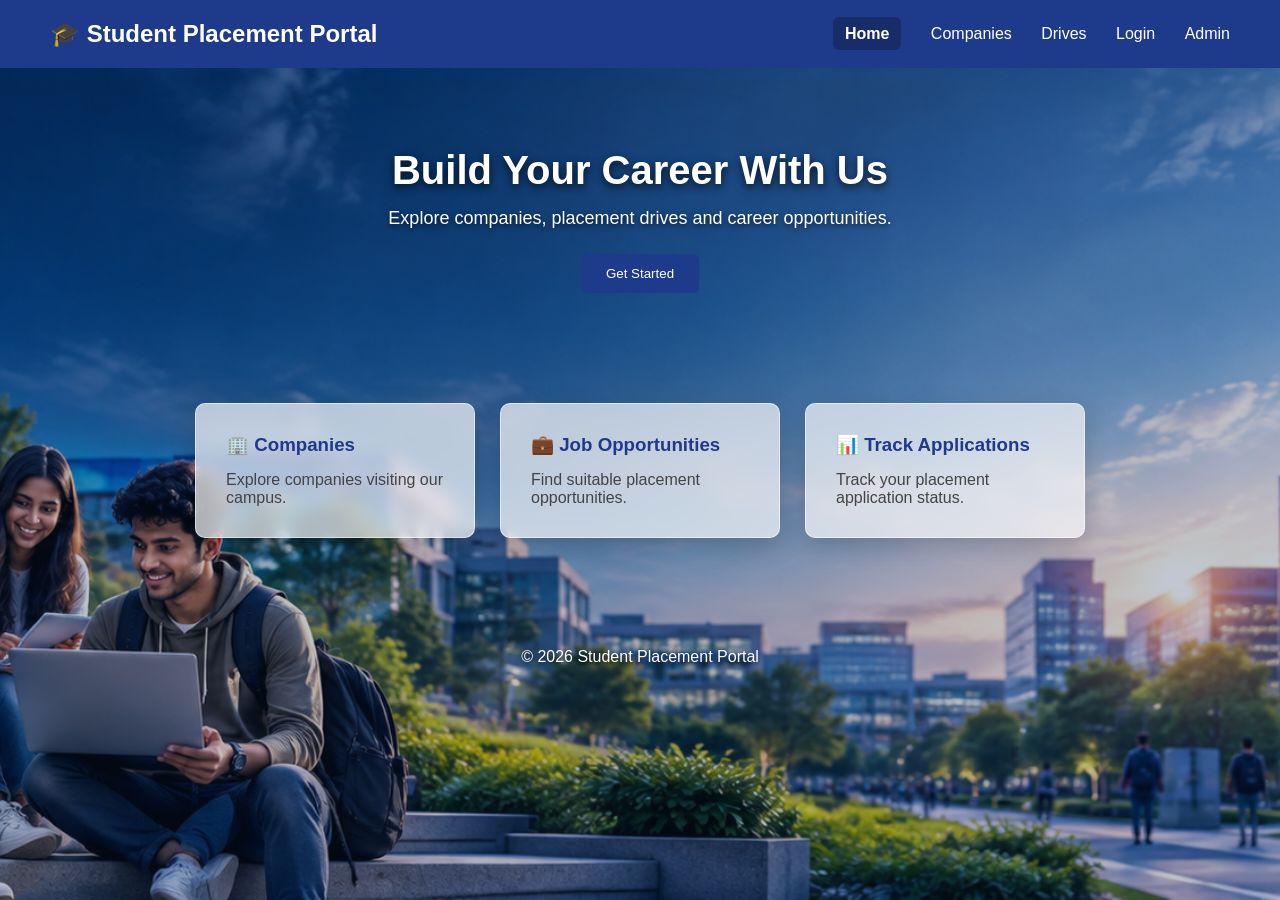
<file: index.html>
<!DOCTYPE html>
<html>
<head>
    <title>Student Placement Portal</title>
    <link rel="stylesheet" href="style.css">
</head>

<body>

<header>
    <h2>🎓 Student Placement Portal</h2>

   <nav>
    <a href="index.html" id="homeLink">Home</a>
    <a href="companies.html" id="companiesLink">Companies</a>
    <a href="drives.html" id="drivesLink">Drives</a>
    <span id="authLinks"></span>
</nav>
</header>

<section class="hero">
    <h1>Build Your Career With Us</h1>
    <p>Explore companies, placement drives and career opportunities.</p>

    <a href="login.html">
        <button>Get Started</button>
    </a>
</section>

<section class="features">

    <div class="card">
        <h3>🏢 Companies</h3>
        <p>Explore companies visiting our campus.</p>
    </div>

    <div class="card">
        <h3>💼 Job Opportunities</h3>
        <p>Find suitable placement opportunities.</p>
    </div>

    <div class="card">
        <h3>📊 Track Applications</h3>
        <p>Track your placement application status.</p>
    </div>

</section>

<footer>
    <p>© 2026 Student Placement Portal</p>
</footer>

<script>

function updateNavigation() {

    let currentPage = window.location.pathname.split("/").pop();

document.getElementById("homeLink").classList.toggle(
    "active",
    currentPage === "index.html" || currentPage === ""
);

document.getElementById("companiesLink").classList.toggle(
    "active",
    currentPage === "companies.html"
);

document.getElementById("drivesLink").classList.toggle(
    "active",
    currentPage === "drives.html"
);

    let authLinks = document.getElementById("authLinks");

    if (localStorage.getItem("loggedIn") === "true") {

        authLinks.innerHTML = `
            <a href="dashboard.html">Dashboard</a>
            <a href="applications.html">My Applications</a>
            <a href="profile.html">My Profile</a>
            <a href="#" onclick="logout()">Logout</a>
        `;

    } else if (localStorage.getItem("adminLoggedIn") === "true") {

        authLinks.innerHTML = `
            <a href="admin.html">Admin Dashboard</a>
            <a href="#" onclick="adminLogout()">Logout</a>
        `;

    } else {

        authLinks.innerHTML = `
            <a href="login.html">Login</a>
            <a href="admin-login.html">Admin</a>
        `;
    }
}

function adminLogout() {

    localStorage.removeItem("adminLoggedIn");

    alert("Admin logged out successfully.");

    window.location.href = "index.html";
}

updateNavigation();

</script>

</body>
</html>
</file>
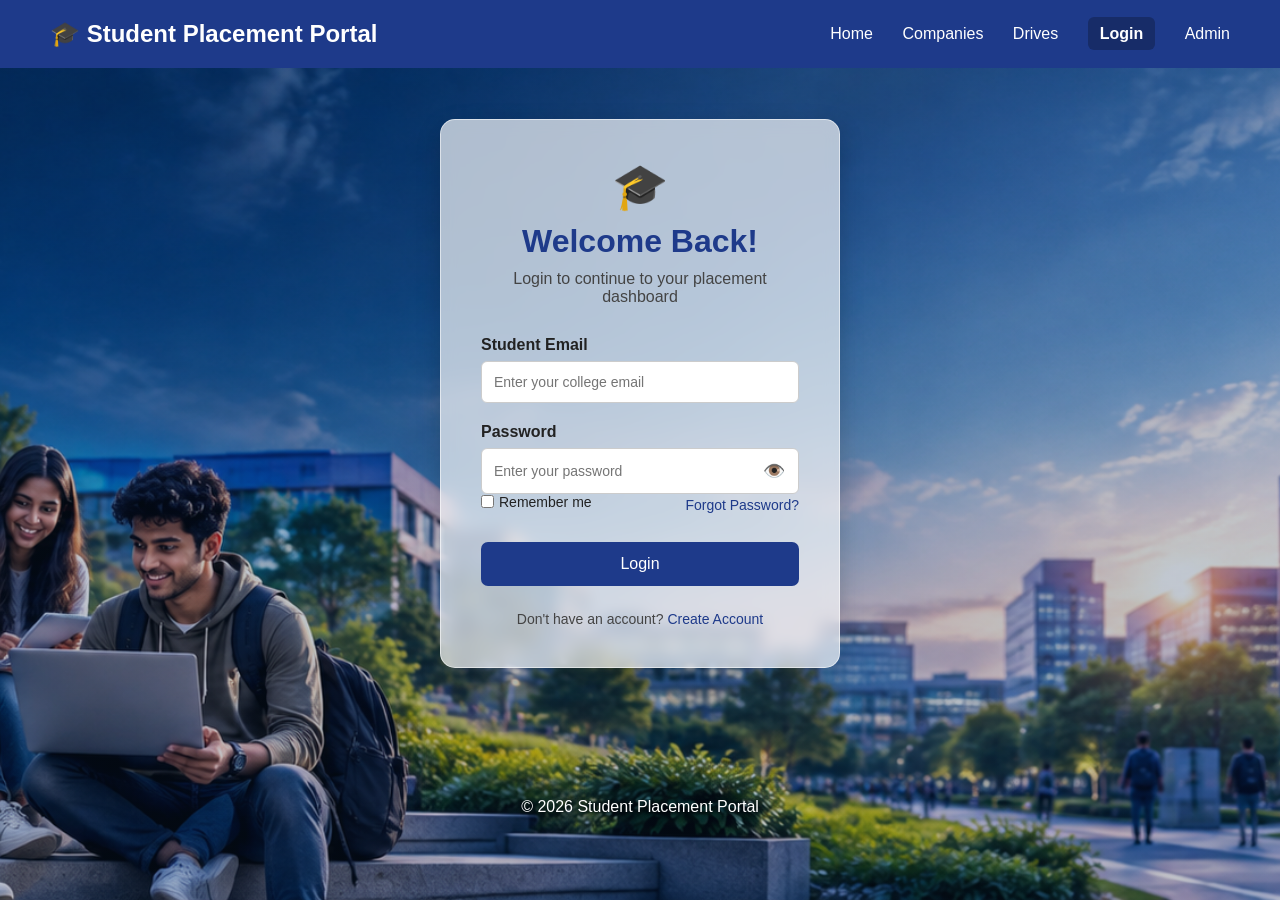
<file: accenture.html>
<!DOCTYPE html>
<html>
<head>
    <title>Accenture - Company Details</title>
    <link rel="stylesheet" href="style.css">
</head>

<body>

<header>
    <h2>🎓 Student Placement Portal</h2>

    <nav>
        <a href="index.html">Home</a>
        <a href="companies.html">Companies</a>
        <a href="drives.html">Drives</a>
        <span id="authLinks"></span>
        
    </nav>
</header>

<section class="company-details">

    <div class="company-title">
        <h1>🏢 Accenture</h1>
        <p>
            Accenture is a global professional services company
            providing technology, consulting and digital solutions.
        </p>
    </div>

    <div class="details-card">
        <h2>💼 Job Information</h2>
        <p><strong>Role:</strong> Associate Software Engineer</p>
        <p><strong>Package:</strong> ₹6 LPA</p>
        <p><strong>Location:</strong> Campus</p>
        <p><strong>Employment:</strong> Full Time</p>
    </div>

    <div class="details-card">
        <h2>🎓 Eligibility</h2>
        <ul>
            <li>Minimum CGPA: 7.0</li>
            <li>Computer Science / IT students</li>
            <li>No active backlogs</li>
            <li>Good programming fundamentals</li>
        </ul>
    </div>

    <div class="details-card">
        <h2>🛠️ Skills Required</h2>

        <div class="skill-list">
            <span>Java</span>
            <span>Python</span>
            <span>SQL</span>
            <span>HTML</span>
            <span>Problem Solving</span>
        </div>
    </div>

    <div class="details-card">
        <h2>📋 Selection Process</h2>

        <ol>
            <li>Online Assessment</li>
            <li>Technical Interview</li>
            <li>HR Interview</li>
            <li>Final Selection</li>
        </ol>
    </div>

    <div class="apply-section">
        <button type="button" onclick="applyCompany('Accenture', 'Associate Software Engineer')">
            Apply for this Drive
        </button>
    </div>

</section>

<footer>
    <p>© 2026 Student Placement Portal</p>
</footer>

<script>

if (localStorage.getItem("loggedIn") !== "true") {
    window.location.href = "login.html";
}

function applyCompany(company, role) {

    if (localStorage.getItem("loggedIn") !== "true") {
        alert("Please login before applying.");
        window.location.href = "login.html";
        return;
    }

    let applications =
        JSON.parse(localStorage.getItem("applications")) || [];

    let alreadyApplied = applications.some(function(application) {
        return application.company === company;
    });

    if (alreadyApplied) {
        alert("You have already applied to " + company + ".");
        window.location.href = "applications.html";
        return;
    }

    let today = new Date();

    let appliedDate = today.toLocaleDateString("en-GB", {
        day: "2-digit",
        month: "short",
        year: "numeric"
    });

    let application = {
        company: company,
        role: role,
        date: appliedDate,
        status: "Applied"
    };

    applications.push(application);

    localStorage.setItem(
        "applications",
        JSON.stringify(applications)
    );

    window.location.href = "applications.html";
}

function logout() {

    localStorage.removeItem("loggedIn");

    alert("You have been logged out successfully.");

    window.location.href = "index.html";
}

function updateNavigation() {

    let authLinks = document.getElementById("authLinks");

    if (localStorage.getItem("loggedIn") === "true") {

        authLinks.innerHTML = `
            <a href="dashboard.html">Dashboard</a>
            <a href="applications.html">My Applications</a>
            <a href="profile.html">My Profile</a>
            <a href="#" onclick="logout()">Logout</a>
        `;

    } else if (localStorage.getItem("adminLoggedIn") === "true") {

        authLinks.innerHTML = `
            <a href="admin.html">Admin Dashboard</a>
            <a href="#" onclick="adminLogout()">Logout</a>
        `;

    } else {

        authLinks.innerHTML = `
            <a href="login.html">Login</a>
            <a href="admin-login.html">Admin</a>
        `;
    }
}

function adminLogout() {

    localStorage.removeItem("adminLoggedIn");

    alert("Admin logged out successfully.");

    window.location.href = "index.html";
}

updateNavigation();
</script>

</body>
</html>
</file>
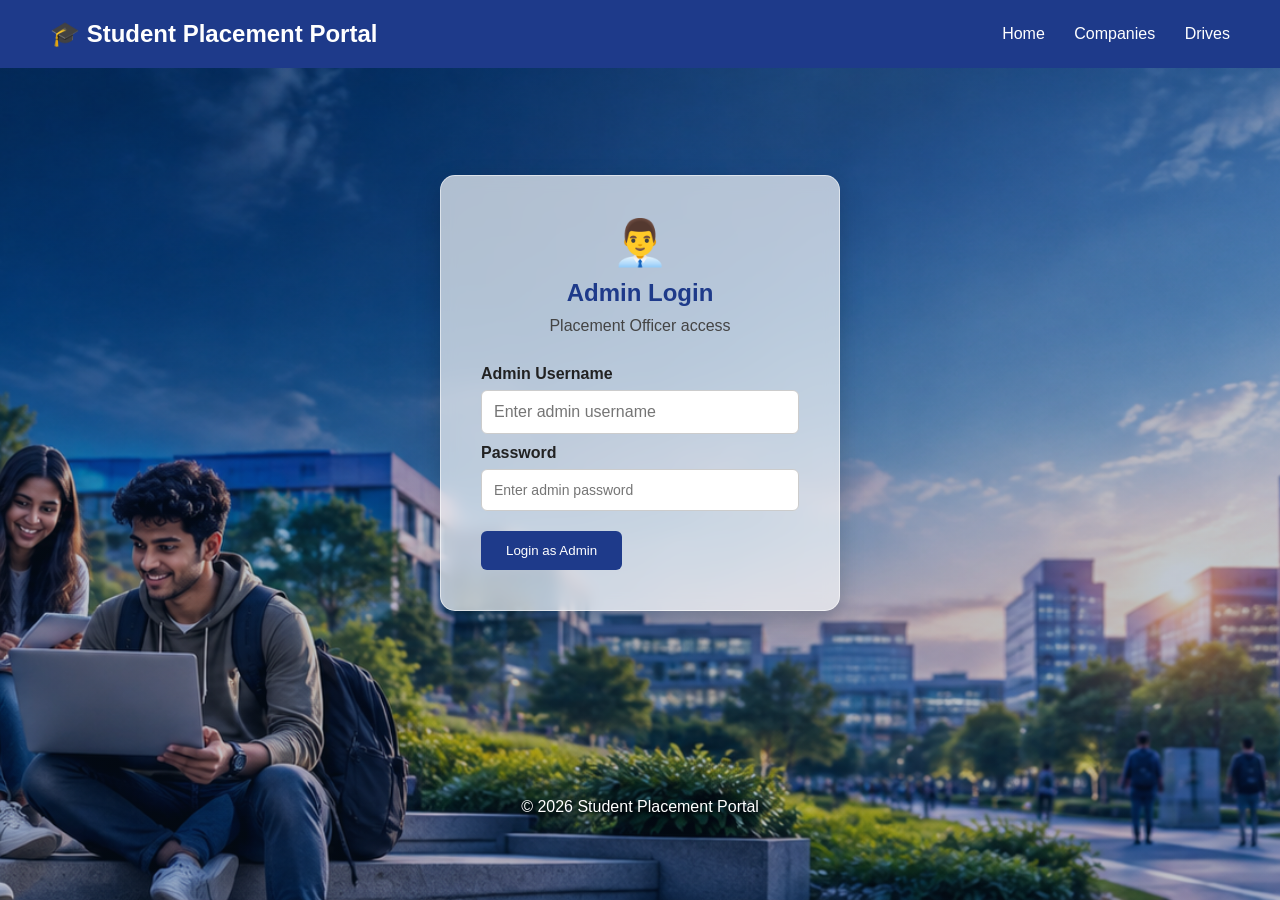
<file: admin-login.html>
<!DOCTYPE html>
<html>
<head>
    <title>Admin Login - Student Placement Portal</title>
    <link rel="stylesheet" href="style.css">
</head>

<body>

<header>
    <h2>🎓 Student Placement Portal</h2>

    <nav>
        <a href="index.html">Home</a>
        <a href="companies.html">Companies</a>
        <a href="drives.html">Drives</a>
    </nav>
</header>

<section class="login-container">

    <div class="login-card">

        <div class="login-icon">
            👨‍💼
        </div>

        <h1>Admin Login</h1>

        <p class="login-subtitle">
            Placement Officer access
        </p>

        <form onsubmit="adminLogin(event)">

            <label>Admin Username</label>

            <input
                type="text"
                id="adminUsername"
                placeholder="Enter admin username"
            >

            <label>Password</label>

            <input
                type="password"
                id="adminPassword"
                placeholder="Enter admin password"
            >

            <button type="submit">
                Login as Admin
            </button>

        </form>

    </div>

</section>

<footer>
    <p>© 2026 Student Placement Portal</p>
</footer>

<script>

function adminLogin(event) {

    event.preventDefault();

    let username =
        document.getElementById("adminUsername").value;

    let password =
        document.getElementById("adminPassword").value;

    if (username === "admin" && password === "admin123") {

        localStorage.setItem("adminLoggedIn", "true");
        localStorage.removeItem("loggedIn");

        window.location.href = "admin.html";

    } else {

        alert("Invalid admin username or password.");

    }
}

function updateNavigation() {

    let authLinks = document.getElementById("authLinks");

    if (localStorage.getItem("loggedIn") === "true") {

        authLinks.innerHTML = `
            <a href="dashboard.html">Dashboard</a>
            <a href="applications.html">My Applications</a>
            <a href="profile.html">My Profile</a>
            <a href="#" onclick="logout()">Logout</a>
        `;

    } else if (localStorage.getItem("adminLoggedIn") === "true") {

        authLinks.innerHTML = `
            <a href="admin.html">Admin Dashboard</a>
            <a href="#" onclick="adminLogout()">Logout</a>
        `;

    } else {

        authLinks.innerHTML = `
            <a href="login.html">Login</a>
            <a href="admin-login.html">Admin</a>
        `;
    }
}

function adminLogout() {

    localStorage.removeItem("adminLoggedIn");

    alert("Admin logged out successfully.");

    window.location.href = "index.html";
}

updateNavigation();

</script>

</body>
</html>
</file>
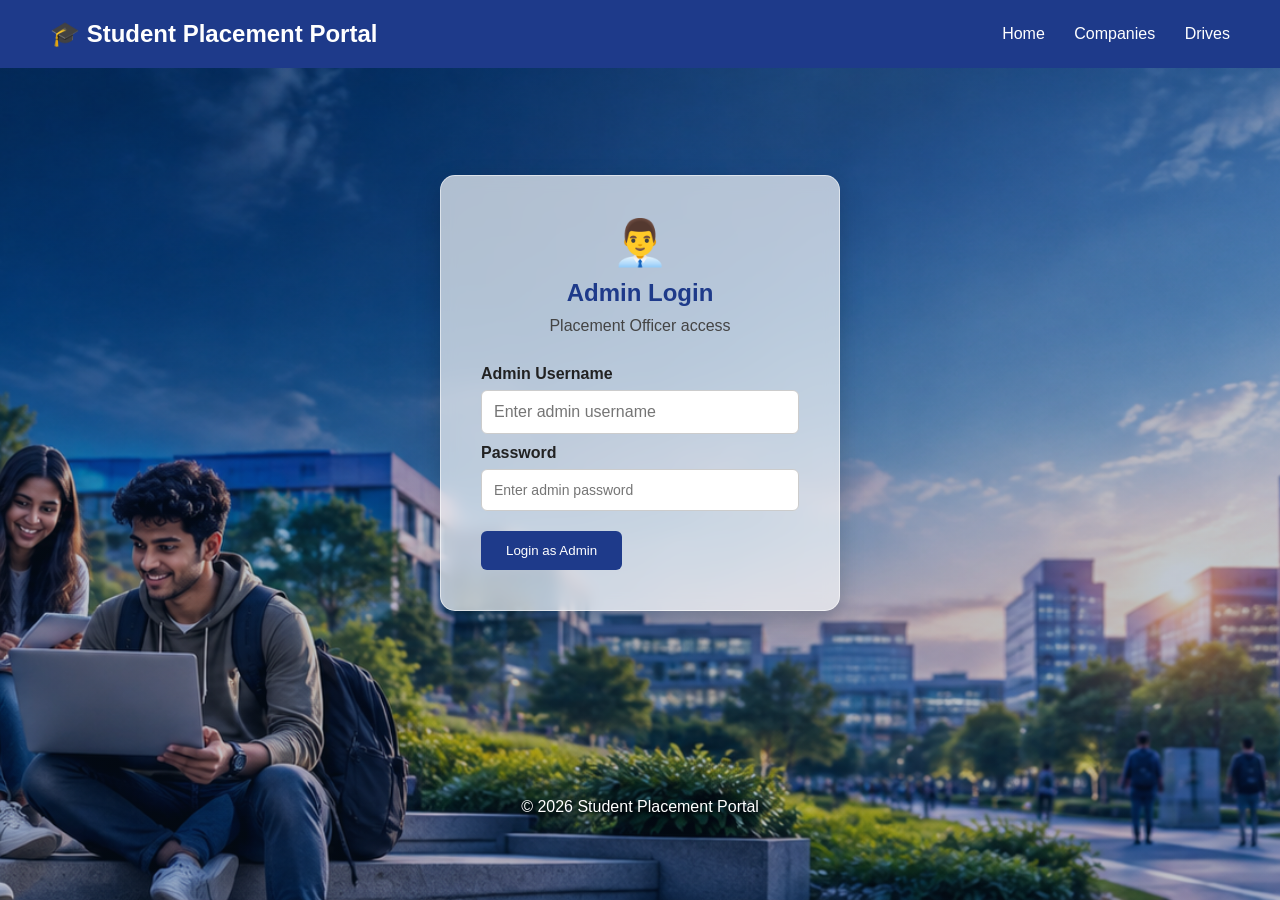
<file: admin.html>
<!DOCTYPE html>
<html>
<head>
    <title>Admin Dashboard - Student Placement Portal</title>
    <link rel="stylesheet" href="style.css">
</head>

<body>

<header>
    <h2>🎓 Student Placement Portal</h2>

    <nav>
    <a href="index.html">Home</a>
    <a href="companies.html">Companies</a>
    <a href="drives.html">Drives</a>
    <span id="authLinks"></span>
</nav>
</header>

<section class="admin-page">

    <div class="admin-title">
        <h1>👨‍💼 Placement Officer Dashboard</h1>
        <p>Manage student placement applications and update their status.</p>
    </div>

    <div class="admin-stats">

        <div class="card">
            <h3>📄 Total Applications</h3>
            <h2 id="totalApplications">0</h2>
        </div>

        <div class="card">
            <h3>🟡 Applied</h3>
            <h2 id="appliedCount">0</h2>
        </div>

        <div class="card">
            <h3>🔵 Shortlisted</h3>
            <h2 id="shortlistedCount">0</h2>
        </div>

        <div class="card">
            <h3>🟢 Selected</h3>
            <h2 id="selectedCount">0</h2>
        </div>

    </div>

    <div class="admin-section">

        <h2>📋 Student Applications</h2>

        <table class="admin-table">

            <thead>
                <tr>
                    <th>Company</th>
                    <th>Role</th>
                    <th>Applied Date</th>
                    <th>Status</th>
                    <th>Update Status</th>
                </tr>
            </thead>

            <tbody id="adminApplicationList"></tbody>

        </table>

    </div>

</section>

<footer>
    <p>© 2026 Student Placement Portal</p>
</footer>

<script>


if (localStorage.getItem("adminLoggedIn") !== "true") {
    window.location.href = "admin-login.html";
}


function loadAdminApplications() {

    let applications =
        JSON.parse(localStorage.getItem("applications")) || [];

    document.getElementById("totalApplications").textContent =
        applications.length;

    let applied = 0;
    let shortlisted = 0;
    let selected = 0;

    applications.forEach(function(application) {

        if (application.status === "Applied") {
            applied++;
        }

        if (application.status === "Shortlisted") {
            shortlisted++;
        }

        if (application.status === "Selected") {
            selected++;
        }
    });

    document.getElementById("appliedCount").textContent = applied;
    document.getElementById("shortlistedCount").textContent = shortlisted;
    document.getElementById("selectedCount").textContent = selected;

    let applicationList =
        document.getElementById("adminApplicationList");

    if (applications.length === 0) {

        applicationList.innerHTML = `
            <tr>
                <td colspan="5">
                    No applications available.
                </td>
            </tr>
        `;

        return;
    }

    applicationList.innerHTML = "";

    applications.forEach(function(application, index) {

        let row = `
            <tr>
                <td>${application.company}</td>

                <td>${application.role}</td>

                <td>${application.date}</td>

                <td>
                    <span class="status ${application.status.toLowerCase()}">
                        ${application.status}
                    </span>
                </td>

                <td>
                    <select onchange="updateStatus(${index}, this.value)">
                        <option value="Applied"
                            ${application.status === "Applied" ? "selected" : ""}>
                            Applied
                        </option>

                        <option value="Shortlisted"
                            ${application.status === "Shortlisted" ? "selected" : ""}>
                            Shortlisted
                        </option>

                        <option value="Selected"
                            ${application.status === "Selected" ? "selected" : ""}>
                            Selected
                        </option>

                        <option value="Rejected"
                            ${application.status === "Rejected" ? "selected" : ""}>
                            Rejected
                        </option>
                    </select>
                </td>
            </tr>
        `;

        applicationList.innerHTML += row;
    });
}


function updateStatus(index, newStatus) {

    let applications =
        JSON.parse(localStorage.getItem("applications")) || [];

    applications[index].status = newStatus;

    localStorage.setItem(
        "applications",
        JSON.stringify(applications)
    );

    alert("Application status updated to " + newStatus + ".");

    loadAdminApplications();
}

loadAdminApplications();

function updateNavigation() {
    let authLinks = document.getElementById("authLinks");

    let currentPage = window.location.pathname.split("/").pop();

    if (localStorage.getItem("loggedIn") === "true") {
        authLinks.innerHTML = `
            <a href="dashboard.html" class="${currentPage === 'dashboard.html' ? 'active' : ''}">Dashboard</a>
            <a href="applications.html" class="${currentPage === 'applications.html' ? 'active' : ''}">My Applications</a>
            <a href="profile.html" class="${currentPage === 'profile.html' ? 'active' : ''}">My Profile</a>
            <a href="#" onclick="logout()">Logout</a>
        `;
    } else if (localStorage.getItem("adminLoggedIn") === "true") {
        authLinks.innerHTML = `
            <a href="admin.html" class="${currentPage === 'admin.html' ? 'active' : ''}">Admin Dashboard</a>
            <a href="#" onclick="adminLogout()">Logout</a>
        `;
    } else {
        authLinks.innerHTML = `
            <a href="login.html" class="${currentPage === 'login.html' ? 'active' : ''}">Login</a>
            <a href="admin-login.html" class="${currentPage === 'admin-login.html' ? 'active' : ''}">Admin</a>
        `;
    }
}

function logout() {

    localStorage.removeItem("adminLoggedIn");

    alert("Admin logged out successfully.");

    window.location.href = "index.html";
}

updateNavigation();


loadAdminApplications();

</script>

</body>
</html>
</file>
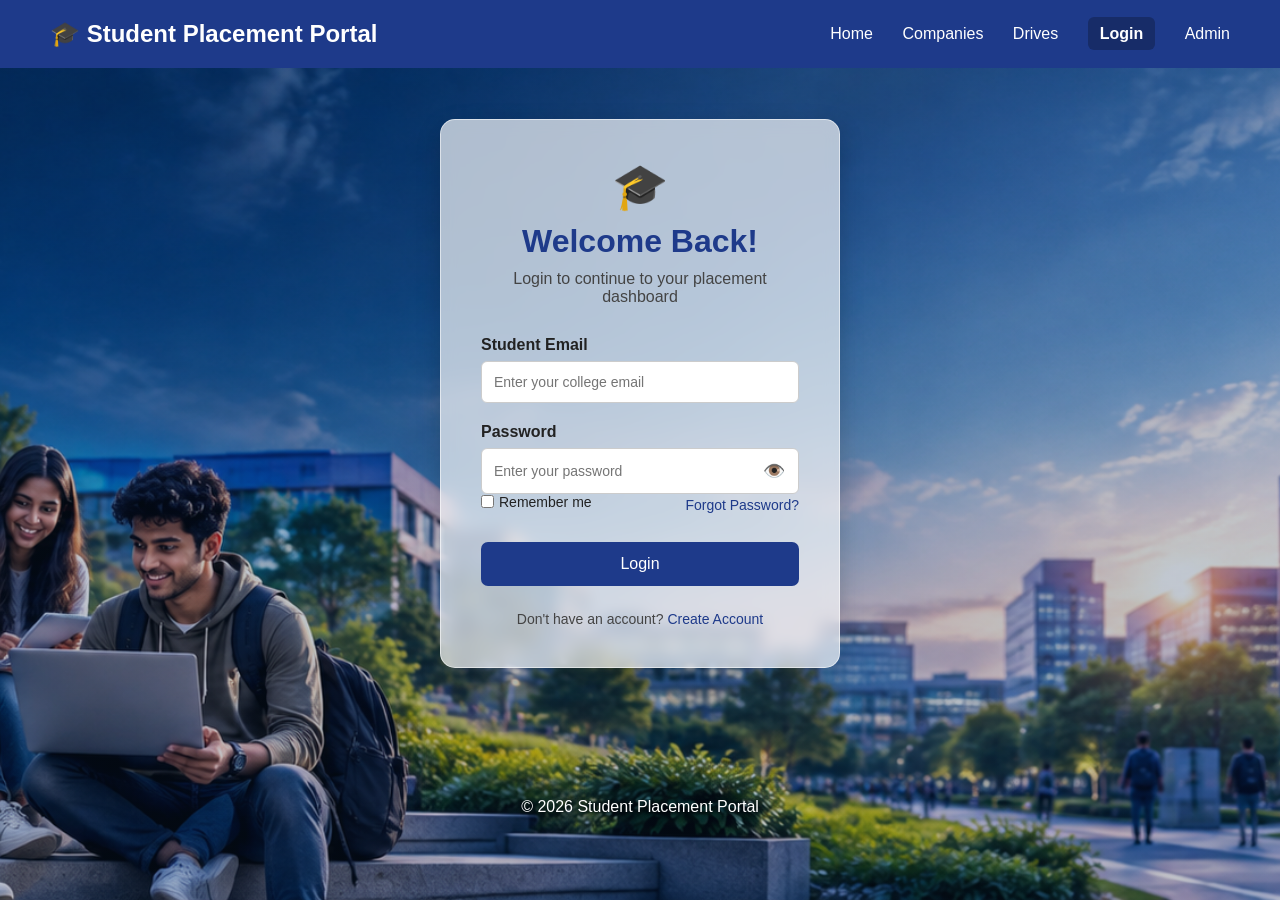
<file: applications.html>
<!DOCTYPE html>
<html>

<head>
    <title>My Applications - Student Placement Portal</title>
    <link rel="stylesheet" href="style.css">
</head>

<body>

<header>
    <h2>🎓 Student Placement Portal</h2>

    <nav>
    <a href="index.html">Home</a>
    <a href="companies.html">Companies</a>
    <a href="drives.html">Drives</a>

    <span id="authLinks"></span>
    
</nav>
</header>

<section class="applications-page">

    <h1>📄 My Applications</h1>
    <p>Track the placement drives you have applied for.</p>

    <div class="applications-table">

        <table>

            <thead>
                    <tr>
                        <th>Company</th>
                        <th>Role</th>
                        <th>Applied Date</th>
                        <th>Status</th>
                        <th>Action</th>
                </tr>
            </thead>

            <tbody id="applicationList">

</tbody>

        </table>

    </div>

</section>

<footer>
    <p>© 2026 Student Placement Portal</p>
</footer>

<script>

function logout() {

    localStorage.removeItem("loggedIn");

    alert("You have been logged out successfully.");

    window.location.href = "index.html";
}    

function updateNavigation() {
    let authLinks = document.getElementById("authLinks");

    let currentPage = window.location.pathname.split("/").pop();

    if (localStorage.getItem("loggedIn") === "true") {
        authLinks.innerHTML = `
            <a href="dashboard.html" class="${currentPage === 'dashboard.html' ? 'active' : ''}">Dashboard</a>
            <a href="applications.html" class="${currentPage === 'applications.html' ? 'active' : ''}">My Applications</a>
            <a href="profile.html" class="${currentPage === 'profile.html' ? 'active' : ''}">My Profile</a>
            <a href="#" onclick="logout()">Logout</a>
        `;
    } else if (localStorage.getItem("adminLoggedIn") === "true") {
        authLinks.innerHTML = `
            <a href="admin.html" class="${currentPage === 'admin.html' ? 'active' : ''}">Admin Dashboard</a>
            <a href="#" onclick="adminLogout()">Logout</a>
        `;
    } else {
        authLinks.innerHTML = `
            <a href="login.html" class="${currentPage === 'login.html' ? 'active' : ''}">Login</a>
            <a href="admin-login.html" class="${currentPage === 'admin-login.html' ? 'active' : ''}">Admin</a>
        `;
    }
}


function adminLogout() {

    localStorage.removeItem("adminLoggedIn");

    alert("Admin logged out successfully.");

    window.location.href = "index.html";
}

updateNavigation();

</script>
<script>


if (localStorage.getItem("loggedIn") !== "true") {
    window.location.href = "login.html";
}


function loadApplications() {

    let applications =
        JSON.parse(localStorage.getItem("applications")) || [];

    let applicationList =
        document.getElementById("applicationList");

    if (applications.length === 0) {

        applicationList.innerHTML = `
            <tr>
                <td colspan="5">
                    No applications yet.
                </td>
            </tr>
        `;

        return;
    }

    applicationList.innerHTML = "";

    applications.forEach(function(application) {

        let row = `
            <tr>
                <td>${application.company}</td>
                <td>${application.role}</td>
                <td>${application.date}</td>
                <td>
                    <span class="status ${application.status.toLowerCase()}">
                        ${application.status}
                    </span>
                </td>
                <td>
                    <button onclick="withdrawApplication('${application.company}')">
                        Withdraw
                    </button>
                </td>
            </tr>
        `;

        applicationList.innerHTML += row;
    });
}

function withdrawApplication(company) {

    let confirmWithdraw =
        confirm("Are you sure you want to withdraw your application to " + company + "?");

    if (!confirmWithdraw) {
        return;
    }

    let applications =
        JSON.parse(localStorage.getItem("applications")) || [];

    applications = applications.filter(function(application) {
        return application.company !== company;
    });

    localStorage.setItem(
        "applications",
        JSON.stringify(applications)
    );

    alert("Application withdrawn successfully.");

    loadApplications();
}

loadApplications();

loadApplications();

</script>

</body>
</html>
</file>
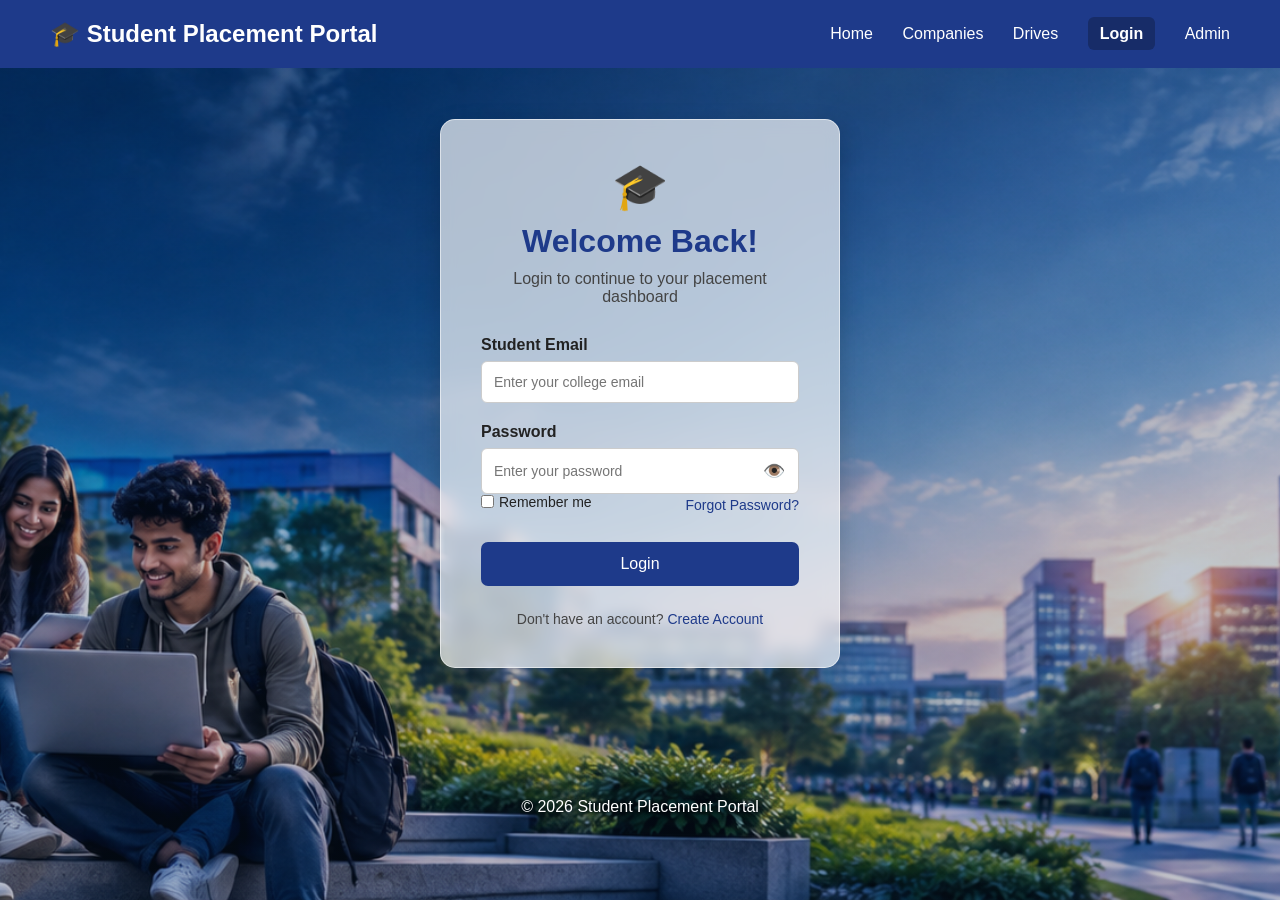
<file: capgemini.html>
<!DOCTYPE html>
<html>
<head>
    <title>Capgemini - Company Details</title>
    <link rel="stylesheet" href="style.css">
</head>

<body>

<header>
    <h2>🎓 Student Placement Portal</h2>

    <nav>
        <a href="index.html">Home</a>
        <a href="companies.html">Companies</a>
        <a href="drives.html">Drives</a>
        <span id="authLinks"></span>
        
    </nav>
</header>

<section class="company-details">

    <div class="company-title">
        <h1>🏢 Capgemini</h1>
        <p>
            Capgemini is a global technology and consulting company
            providing digital transformation and IT services.
        </p>
    </div>

    <div class="details-card">
        <h2>💼 Job Information</h2>
        <p><strong>Role:</strong> Software Engineer</p>
        <p><strong>Package:</strong> ₹6 LPA</p>
        <p><strong>Location:</strong> Campus</p>
        <p><strong>Employment:</strong> Full Time</p>
    </div>

    <div class="details-card">
        <h2>🎓 Eligibility</h2>
        <ul>
            <li>Minimum CGPA: 7.0</li>
            <li>Computer Science / IT students</li>
            <li>No active backlogs</li>
            <li>Good programming fundamentals</li>
        </ul>
    </div>

    <div class="details-card">
        <h2>🛠️ Skills Required</h2>

        <div class="skill-list">
            <span>Java</span>
            <span>Python</span>
            <span>SQL</span>
            <span>HTML</span>
            <span>Data Structures</span>
            <span>Problem Solving</span>
        </div>
    </div>

    <div class="details-card">
        <h2>📋 Selection Process</h2>

        <ol>
            <li>Online Assessment</li>
            <li>Technical Interview</li>
            <li>HR Interview</li>
            <li>Final Selection</li>
        </ol>
    </div>

    <div class="apply-section">
        <button type="button" onclick="applyCompany('Capgemini', 'Software Engineer')">
            Apply for this Drive
        </button>
    </div>

</section>

<footer>
    <p>© 2026 Student Placement Portal</p>
</footer>

<script>

if (localStorage.getItem("loggedIn") !== "true") {
    window.location.href = "login.html";
}

function applyCompany(company, role) {

    if (localStorage.getItem("loggedIn") !== "true") {
        alert("Please login before applying.");
        window.location.href = "login.html";
        return;
    }

    let applications =
        JSON.parse(localStorage.getItem("applications")) || [];

    let alreadyApplied = applications.some(function(application) {
        return application.company === company;
    });

    if (alreadyApplied) {
        alert("You have already applied to " + company + ".");
        window.location.href = "applications.html";
        return;
    }

    let today = new Date();

    let appliedDate = today.toLocaleDateString("en-GB", {
        day: "2-digit",
        month: "short",
        year: "numeric"
    });

    let application = {
        company: company,
        role: role,
        date: appliedDate,
        status: "Applied"
    };

    applications.push(application);

    localStorage.setItem(
        "applications",
        JSON.stringify(applications)
    );

    window.location.href = "applications.html";
}

function logout() {

    localStorage.removeItem("loggedIn");

    alert("You have been logged out successfully.");

    window.location.href = "index.html";
}

function updateNavigation() {

    let authLinks = document.getElementById("authLinks");

    if (localStorage.getItem("loggedIn") === "true") {

        authLinks.innerHTML = `
            <a href="dashboard.html">Dashboard</a>
            <a href="applications.html">My Applications</a>
            <a href="profile.html">My Profile</a>
            <a href="#" onclick="logout()">Logout</a>
        `;

    } else if (localStorage.getItem("adminLoggedIn") === "true") {

        authLinks.innerHTML = `
            <a href="admin.html">Admin Dashboard</a>
            <a href="#" onclick="adminLogout()">Logout</a>
        `;

    } else {

        authLinks.innerHTML = `
            <a href="login.html">Login</a>
            <a href="admin-login.html">Admin</a>
        `;
    }
}

function adminLogout() {

    localStorage.removeItem("adminLoggedIn");

    alert("Admin logged out successfully.");

    window.location.href = "index.html";
}

updateNavigation();

</script>

</body>
</html>
</file>
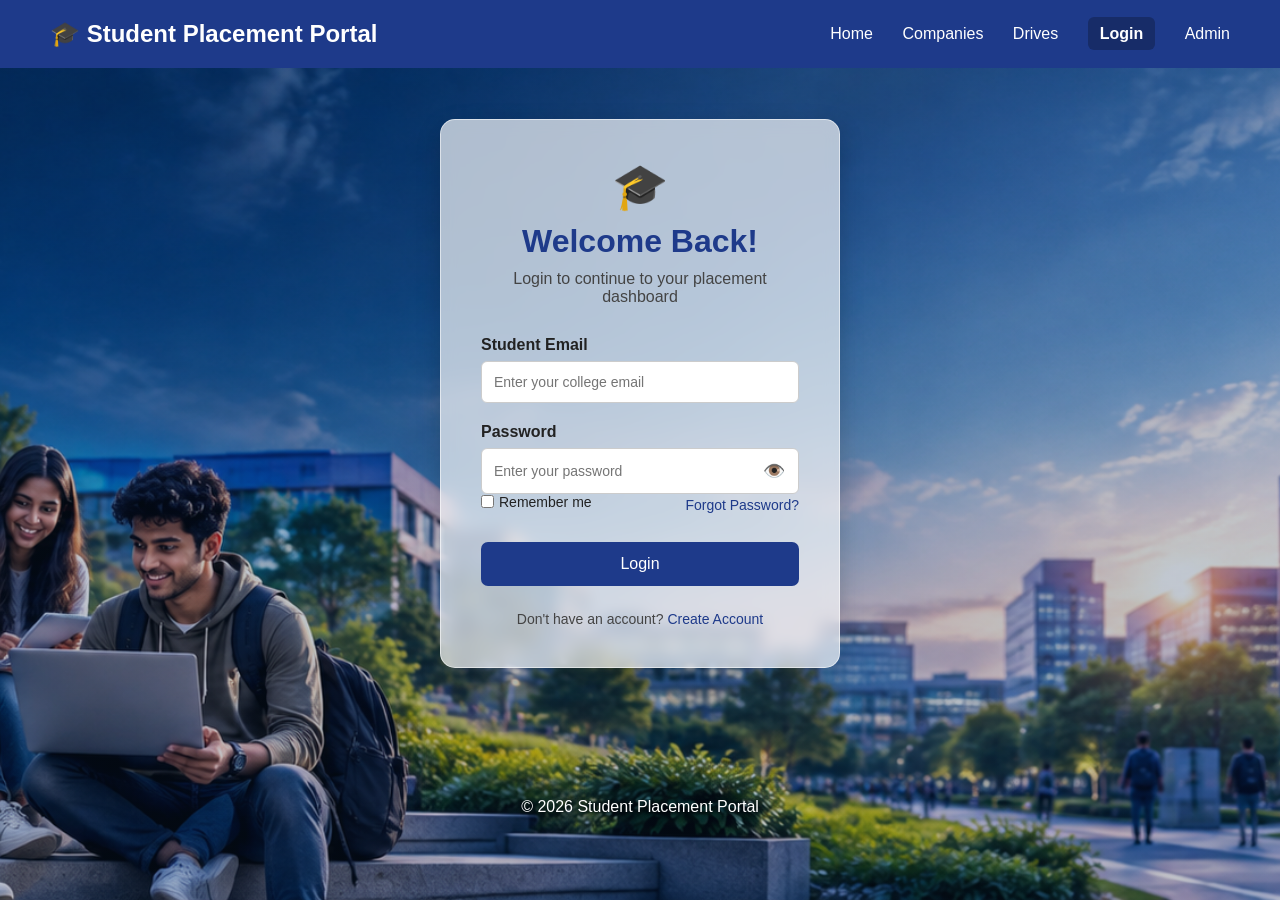
<file: cognizant.html>
<!DOCTYPE html>
<html>
<head>
    <title>Cognizant - Company Details</title>
    <link rel="stylesheet" href="style.css">
</head>

<body>

<header>
    <h2>🎓 Student Placement Portal</h2>

    <nav>
        <a href="index.html">Home</a>
        <a href="companies.html">Companies</a>
        <a href="drives.html">Drives</a>
        <span id="authLinks"></span>
        
    </nav>
</header>

<section class="company-details">

    <div class="company-title">
        <h1>🏢 Cognizant</h1>
        <p>
            Cognizant is a global technology and professional
            services company providing digital and IT solutions.
        </p>
    </div>

    <div class="details-card">
        <h2>💼 Job Information</h2>
        <p><strong>Role:</strong> Software Engineer</p>
        <p><strong>Package:</strong> ₹6 LPA</p>
        <p><strong>Location:</strong> Campus</p>
        <p><strong>Employment:</strong> Full Time</p>
    </div>

    <div class="details-card">
        <h2>🎓 Eligibility</h2>
        <ul>
            <li>Minimum CGPA: 7.0</li>
            <li>Computer Science / IT students</li>
            <li>No active backlogs</li>
            <li>Good programming fundamentals</li>
        </ul>
    </div>

    <div class="details-card">
        <h2>🛠️ Skills Required</h2>

        <div class="skill-list">
            <span>Java</span>
            <span>Python</span>
            <span>SQL</span>
            <span>HTML</span>
            <span>Data Structures</span>
            <span>Problem Solving</span>
        </div>
    </div>

    <div class="details-card">
        <h2>📋 Selection Process</h2>

        <ol>
            <li>Online Assessment</li>
            <li>Technical Interview</li>
            <li>HR Interview</li>
            <li>Final Selection</li>
        </ol>
    </div>

    <div class="apply-section">
        <button type="button" onclick="applyCompany('Cognizant', 'Software Engineer')">
            Apply for this Drive
        </button>
    </div>

</section>

<footer>
    <p>© 2026 Student Placement Portal</p>
</footer>

<script>

if (localStorage.getItem("loggedIn") !== "true") {
    window.location.href = "login.html";
}

function applyCompany(company, role) {

    if (localStorage.getItem("loggedIn") !== "true") {
        alert("Please login before applying.");
        window.location.href = "login.html";
        return;
    }

    let applications =
        JSON.parse(localStorage.getItem("applications")) || [];

    let alreadyApplied = applications.some(function(application) {
        return application.company === company;
    });

    if (alreadyApplied) {
        alert("You have already applied to " + company + ".");
        window.location.href = "applications.html";
        return;
    }

    let today = new Date();

    let appliedDate = today.toLocaleDateString("en-GB", {
        day: "2-digit",
        month: "short",
        year: "numeric"
    });

    let application = {
        company: company,
        role: role,
        date: appliedDate,
        status: "Applied"
    };

    applications.push(application);

    localStorage.setItem(
        "applications",
        JSON.stringify(applications)
    );

    window.location.href = "applications.html";
}

function logout() {

    localStorage.removeItem("loggedIn");

    alert("You have been logged out successfully.");

    window.location.href = "index.html";
}

function updateNavigation() {

    let authLinks = document.getElementById("authLinks");

    if (localStorage.getItem("loggedIn") === "true") {

        authLinks.innerHTML = `
            <a href="dashboard.html">Dashboard</a>
            <a href="applications.html">My Applications</a>
            <a href="profile.html">My Profile</a>
            <a href="#" onclick="logout()">Logout</a>
        `;

    } else if (localStorage.getItem("adminLoggedIn") === "true") {

        authLinks.innerHTML = `
            <a href="admin.html">Admin Dashboard</a>
            <a href="#" onclick="adminLogout()">Logout</a>
        `;

    } else {

        authLinks.innerHTML = `
            <a href="login.html">Login</a>
            <a href="admin-login.html">Admin</a>
        `;
    }
}

function adminLogout() {

    localStorage.removeItem("adminLoggedIn");

    alert("Admin logged out successfully.");

    window.location.href = "index.html";
}

updateNavigation();

</script>

</body>
</html>
</file>
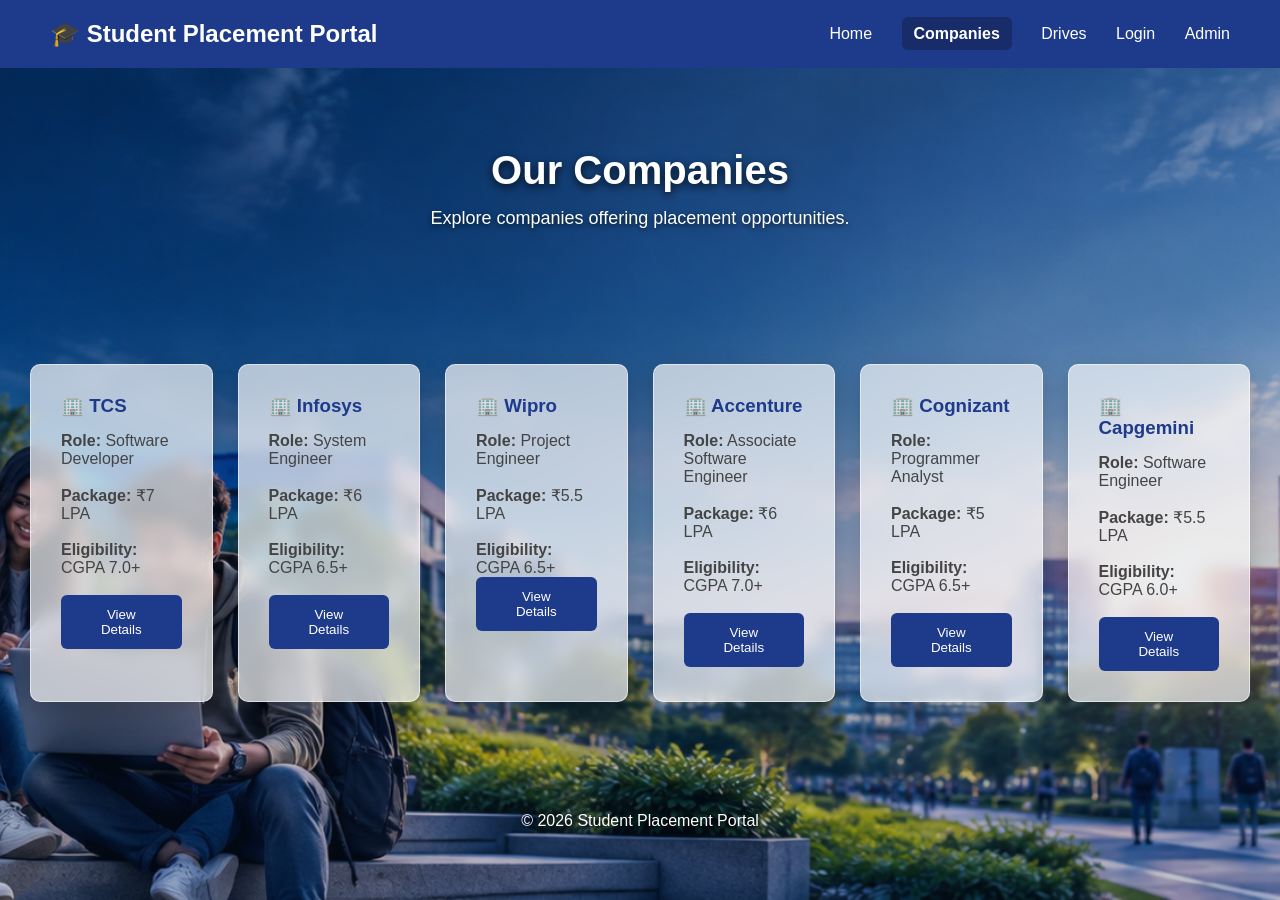
<file: companies.html>
<!DOCTYPE html>
<html>
<head>
    <title>Companies - Student Placement Portal</title>
    <link rel="stylesheet" href="style.css">
</head>

<body>

<header>
    <h2>🎓 Student Placement Portal</h2>

    <nav>
    <a href="index.html" id="homeLink">Home</a>
    <a href="companies.html" id="companiesLink">Companies</a>
    <a href="drives.html" id="drivesLink">Drives</a>
    <span id="authLinks"></span>
</nav>
</header>

<section class="hero">
    <h1>Our Companies</h1>
    <p>Explore companies offering placement opportunities.</p>
</section>

<section class="features">

    <div class="card">
        <h3>🏢 TCS</h3>
        <p><strong>Role:</strong> Software Developer</p><br>
        <p><strong>Package:</strong> ₹7 LPA</p><br>
        <p><strong>Eligibility:</strong> CGPA 7.0+</p><br>
        <button onclick="window.location.href='tcs.html'">
            View Details
        </button>
    </div>

    <div class="card">
        <h3>🏢 Infosys</h3>
        <p><strong>Role:</strong> System Engineer</p><br>
        <p><strong>Package:</strong> ₹6 LPA</p><br>
        <p><strong>Eligibility:</strong> CGPA 6.5+</p><br>
        <button onclick="window.location.href='infosys.html'">
            View Details
        </button>
    </div>

    <div class="card">
        <h3>🏢 Wipro</h3>
        <p><strong>Role:</strong> Project Engineer</p><br>
        <p><strong>Package:</strong> ₹5.5 LPA</p><br>
        <p><strong>Eligibility:</strong> CGPA 6.5+</p>
        <button onclick="window.location.href='wipro.html'">
            View Details
        </button>
    </div>

    <div class="card">
        <h3>🏢 Accenture</h3>
        <p><strong>Role:</strong> Associate Software Engineer</p><br>
        <p><strong>Package:</strong> ₹6 LPA</p><br>
        <p><strong>Eligibility:</strong> CGPA 7.0+</p><br>
        <button onclick="window.location.href='accenture.html'">
            View Details
        </button>
    </div>

    <div class="card">
        <h3>🏢 Cognizant</h3>
        <p><strong>Role:</strong> Programmer Analyst</p><br>
        <p><strong>Package:</strong> ₹5 LPA</p><br>
        <p><strong>Eligibility:</strong> CGPA 6.5+</p><br>
        <button onclick="window.location.href='cognizant.html'">
            View Details
        </button>
    </div>

    <div class="card">
        <h3>🏢 Capgemini</h3>
        <p><strong>Role:</strong> Software Engineer</p><br>
        <p><strong>Package:</strong> ₹5.5 LPA</p><br>
        <p><strong>Eligibility:</strong> CGPA 6.0+</p><br>
        <button onclick="window.location.href='capgemini.html'">
            View Details
        </button>
    </div>

</section>

<footer>
    <p>© 2026 Student Placement Portal</p>
</footer>

<script>

function logout() {

    localStorage.removeItem("loggedIn");

    alert("You have been logged out successfully.");

    window.location.href = "index.html";
}    

// NETLIFY TEST - NEW VERSION

function updateNavigation() {

    let authLinks = document.getElementById("authLinks");

    if (localStorage.getItem("loggedIn") === "true") {

        authLinks.innerHTML = `
            <a href="dashboard.html">Dashboard</a>
            <a href="applications.html">My Applications</a>
            <a href="profile.html">My Profile</a>
            <a href="#" onclick="logout()">Logout</a>
        `;

    } else if (localStorage.getItem("adminLoggedIn") === "true") {

        authLinks.innerHTML = `
            <a href="admin.html">Admin Dashboard</a>
            <a href="#" onclick="adminLogout()">Logout</a>
        `;

    } else {

        authLinks.innerHTML = `
            <a href="login.html">Login</a>
            <a href="admin-login.html">Admin</a>
        `;
    }

    // Get the current page
    let currentPage = window.location.pathname
        .split("/")
        .pop()
        .replace(".html", "");

    if (currentPage === "") {
        currentPage = "index";
    }

    // Remove active class from all navigation links
    document.querySelectorAll("nav a").forEach(function(link) {
        link.classList.remove("active");
    });

    // Add active class to the current page
    document.querySelectorAll("nav a").forEach(function(link) {

        let targetPage = link.getAttribute("href");

        if (!targetPage || targetPage === "#") {
            return;
        }

        targetPage = targetPage
            .split("/")
            .pop()
            .replace(".html", "");

        if (targetPage === currentPage) {
            link.classList.add("active");
        }
    });
}

function adminLogout() {

    localStorage.removeItem("adminLoggedIn");

    alert("Admin logged out successfully.");

    window.location.href = "index.html";
}

updateNavigation();

</script>

</body>
</html>
</file>
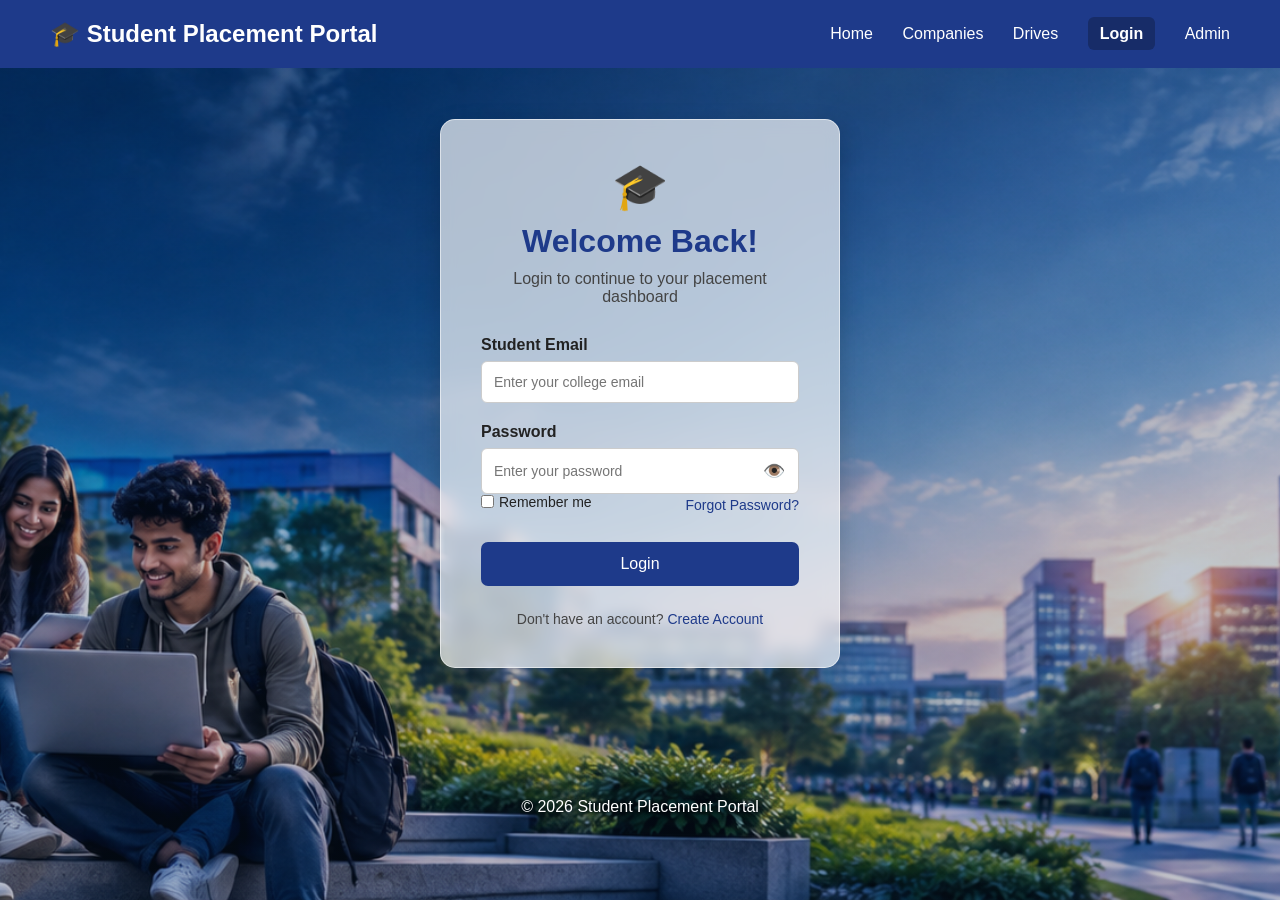
<file: dashboard.html>
<!DOCTYPE html>
<html>
<head>
    <title>Dashboard - Student Placement Portal</title>
    <link rel="stylesheet" href="style.css">
</head>

<body>

<header>
    <h2>🎓 Student Placement Portal</h2>

    <nav>
    <a href="index.html">Home</a>
    <a href="companies.html">Companies</a>
    <a href="drives.html">Drives</a>

    <span id="authLinks"></span>
    
</nav>
</header>

<section class="dashboard">

    <div class="welcome">
    <h1>Welcome, <span id="studentName">Student</span>! 👋</h1>
    <p>Here's an overview of your placement activities.</p>
</div>

    <!-- Statistics -->

    <div class="dashboard-cards">

        <div class="card">
            <h3>🏢 Companies</h3>
            <h2>12</h2>
            <p>Companies visiting campus</p>
        </div>

        <div class="card">
            <h3>🎓 CGPA</h3>
            <h2 id="studentCgpa">--</h2>
            <p>Current academic performance</p>
        </div>

        <div class="card">
            <h3>💼 Placement Drives</h3>
            <h2>8</h2>
            <p>Upcoming opportunities</p>
        </div>

        <div class="card">
            <h3>📄 Applications</h3>
            <h2 id="applicationCount">0</h2>
            <p>Applications submitted</p>
        </div>

        <div class="card">
            <h3>✅ Selected</h3>
            <h2>1</h2>
            <p>Selection status</p>
        </div>

    </div>

    <!-- Upcoming Drives -->

    <div class="dashboard-section">

        <h2>📅 Upcoming Placement Drives</h2>

        <div class="drive-item">
            <div>
                <h3>TCS</h3>
                <p>Software Developer</p>
            </div>

            <span>15 Sep 2026</span>
        </div>

        <div class="drive-item">
            <div>
                <h3>Infosys</h3>
                <p>System Engineer</p>
            </div>

            <span>18 Sep 2026</span>
        </div>

        <div class="drive-item">
            <div>
                <h3>Wipro</h3>
                <p>Graduate Engineer Trainee</p>
            </div>

            <span>22 Sep 2026</span>
        </div>

    </div>

    <!-- Applications -->

    <div class="dashboard-section">

        <h2>📄 Recent Applications</h2>

        <div class="application-item">
            <strong>TCS</strong>
            <span class="status applied">Applied</span>
        </div>

        <div class="application-item">
            <strong>Infosys</strong>
            <span class="status shortlisted">Shortlisted</span>
        </div>

        <div class="application-item">
            <strong>Wipro</strong>
            <span class="status pending">Pending</span>
        </div>

    </div>

</section>

<footer>
    <p>© 2026 Student Placement Portal</p>
</footer>
<script>

function logout() {

    localStorage.removeItem("loggedIn");

    alert("You have been logged out successfully.");

    window.location.href = "index.html";
}    

function updateNavigation() {
    let authLinks = document.getElementById("authLinks");

    let currentPage = window.location.pathname.split("/").pop();

    if (localStorage.getItem("loggedIn") === "true") {
        authLinks.innerHTML = `
            <a href="dashboard.html" class="${currentPage === 'dashboard.html' ? 'active' : ''}">Dashboard</a>
            <a href="applications.html" class="${currentPage === 'applications.html' ? 'active' : ''}">My Applications</a>
            <a href="profile.html" class="${currentPage === 'profile.html' ? 'active' : ''}">My Profile</a>
            <a href="#" onclick="logout()">Logout</a>
        `;
    } else if (localStorage.getItem("adminLoggedIn") === "true") {
        authLinks.innerHTML = `
            <a href="admin.html" class="${currentPage === 'admin.html' ? 'active' : ''}">Admin Dashboard</a>
            <a href="#" onclick="adminLogout()">Logout</a>
        `;
    } else {
        authLinks.innerHTML = `
            <a href="login.html" class="${currentPage === 'login.html' ? 'active' : ''}">Login</a>
            <a href="admin-login.html" class="${currentPage === 'admin-login.html' ? 'active' : ''}">Admin</a>
        `;
    }
}

function adminLogout() {

    localStorage.removeItem("adminLoggedIn");

    alert("Admin logged out successfully.");

    window.location.href = "index.html";
}

updateNavigation();

</script>
<script>

if (localStorage.getItem("loggedIn") !== "true") {
    window.location.href = "login.html";
}

function updateApplicationCount() {

    let applications =
        JSON.parse(localStorage.getItem("applications")) || [];

    document.getElementById("applicationCount").textContent =
        applications.length;
}

updateApplicationCount();

function loadStudentProfile() {

    let profile =
        JSON.parse(localStorage.getItem("studentProfile"));

    if (profile) {

        document.getElementById("studentName").textContent =
            profile.name;

        document.getElementById("studentCgpa").textContent =
            profile.cgpa;
    }
}

loadStudentProfile();

</script>

</body>
</html>
</file>
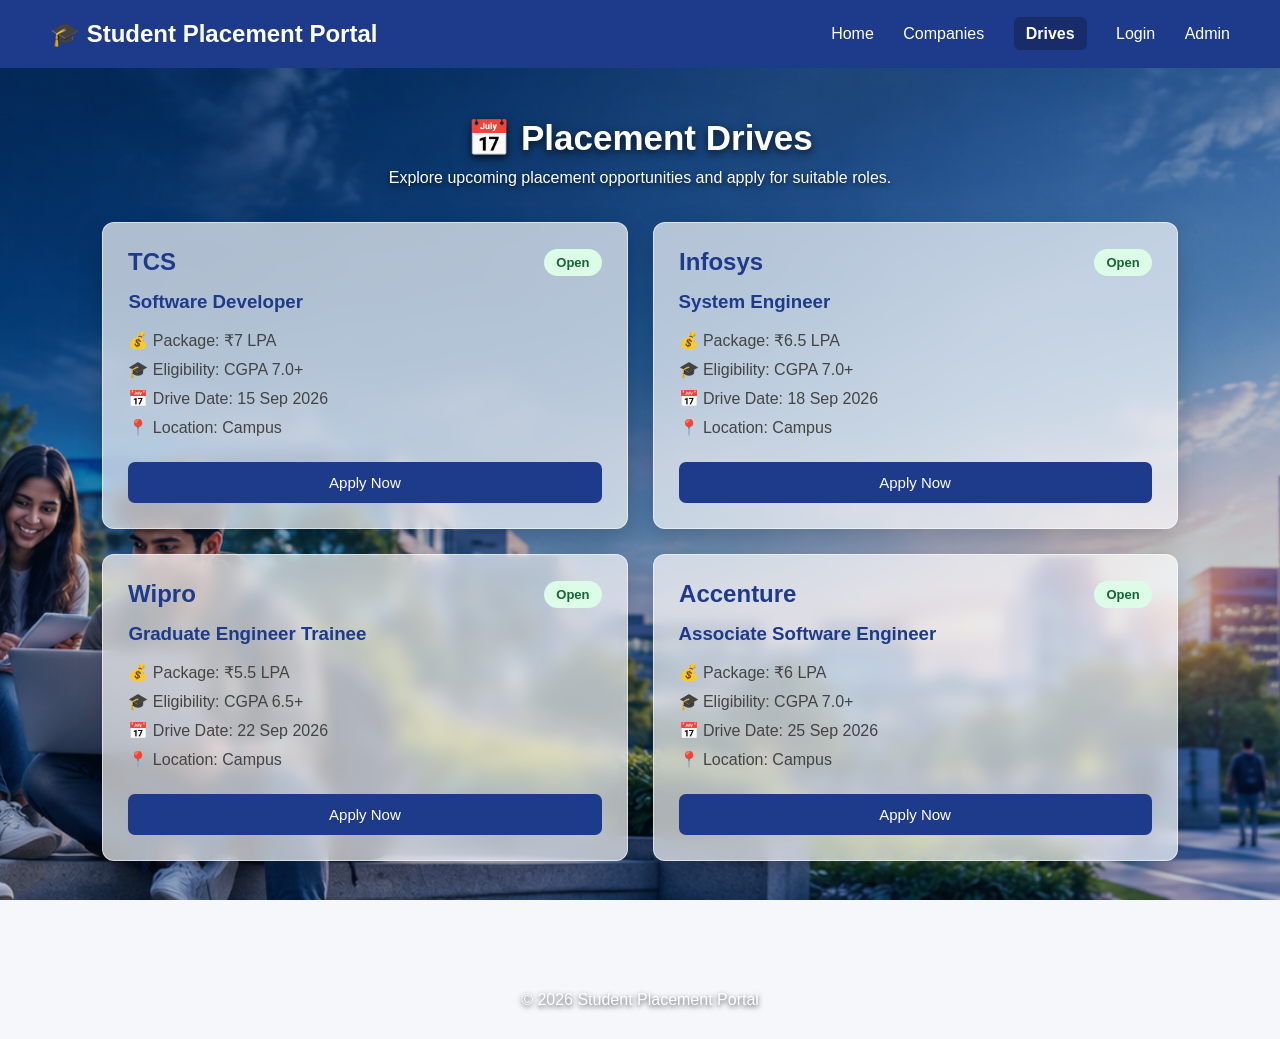
<file: drives.html>
<!DOCTYPE html>
<html>
<head>
    <title>Placement Drives - Student Placement Portal</title>
    <link rel="stylesheet" href="style.css">
</head>

<body>

<header>
    <h2>🎓 Student Placement Portal</h2>

   <nav>
    <a href="index.html" id="homeLink">Home</a>
    <a href="companies.html" id="companiesLink">Companies</a>
    <a href="drives.html" id="drivesLink">Drives</a>
    <span id="authLinks"></span>
</nav>
</header>

<section class="drives-page">

    <h1>📅 Placement Drives</h1>

    <p>Explore upcoming placement opportunities and apply for suitable roles.</p>

    <div class="drive-cards">

        <!-- TCS -->

        <div class="drive-card">

            <div class="drive-header">
                <h2>TCS</h2>
                <span class="status open">Open</span>
            </div>

            <h3>Software Developer</h3>

            <p>💰 Package: ₹7 LPA</p>
            <p>🎓 Eligibility: CGPA 7.0+</p>
            <p>📅 Drive Date: 15 Sep 2026</p>
            <p>📍 Location: Campus</p>

            <button onclick="apply('TCS', 'Software Developer')">Apply Now</button>

        </div>


        <!-- Infosys -->

        <div class="drive-card">

            <div class="drive-header">
                <h2>Infosys</h2>
                <span class="status open">Open</span>
            </div>

            <h3>System Engineer</h3>

            <p>💰 Package: ₹6.5 LPA</p>
            <p>🎓 Eligibility: CGPA 7.0+</p>
            <p>📅 Drive Date: 18 Sep 2026</p>
            <p>📍 Location: Campus</p>

            <button onclick="apply('Infosys', 'System Engineer')">Apply Now</button>

        </div>


        <!-- Wipro -->

        <div class="drive-card">

            <div class="drive-header">
                <h2>Wipro</h2>
                <span class="status open">Open</span>
            </div>

            <h3>Graduate Engineer Trainee</h3>

            <p>💰 Package: ₹5.5 LPA</p>
            <p>🎓 Eligibility: CGPA 6.5+</p>
            <p>📅 Drive Date: 22 Sep 2026</p>
            <p>📍 Location: Campus</p>

            <button onclick="apply('Wipro', 'Graduate Engineer Trainee')">Apply Now</button>

        </div>


        <!-- Accenture -->

        <div class="drive-card">

            <div class="drive-header">
                <h2>Accenture</h2>
                <span class="status open">Open</span>
            </div>

            <h3>Associate Software Engineer</h3>

            <p>💰 Package: ₹6 LPA</p>
            <p>🎓 Eligibility: CGPA 7.0+</p>
            <p>📅 Drive Date: 25 Sep 2026</p>
            <p>📍 Location: Campus</p>

            <button onclick="apply('Accenture', 'Associate Software Engineer')">Apply Now</button>

        </div>

    </div>

</section>

<footer>
    <p>© 2026 Student Placement Portal</p>
</footer>


<script>
    
function logout() {

    localStorage.removeItem("loggedIn");

    alert("You have been logged out successfully.");

    window.location.href = "index.html";
}


function updateNavigation() {

    let authLinks = document.getElementById("authLinks");

    if (localStorage.getItem("loggedIn") === "true") {

        authLinks.innerHTML = `
            <a href="dashboard.html">Dashboard</a>
            <a href="applications.html">My Applications</a>
            <a href="profile.html">My Profile</a>
            <a href="#" onclick="logout()">Logout</a>
        `;

    } else if (localStorage.getItem("adminLoggedIn") === "true") {

        authLinks.innerHTML = `
            <a href="admin.html">Admin Dashboard</a>
            <a href="#" onclick="adminLogout()">Logout</a>
        `;

    } else {

        authLinks.innerHTML = `
            <a href="login.html">Login</a>
            <a href="admin-login.html">Admin</a>
        `;
    }

    // Get the current page
    let currentPage = window.location.pathname
        .split("/")
        .pop()
        .replace(".html", "");

    if (currentPage === "") {
        currentPage = "index";
    }

    // Remove active class from all navigation links
    document.querySelectorAll("nav a").forEach(function(link) {
        link.classList.remove("active");
    });

    // Add active class to the current page
    document.querySelectorAll("nav a").forEach(function(link) {

        let targetPage = link.getAttribute("href");

        if (!targetPage || targetPage === "#") {
            return;
        }

        targetPage = targetPage
            .split("/")
            .pop()
            .replace(".html", "");

        if (targetPage === currentPage) {
            link.classList.add("active");
        }
    });
}
function adminLogout() {

    localStorage.removeItem("adminLoggedIn");

    alert("Admin logged out successfully.");

    window.location.href = "index.html";
}

updateNavigation();


function apply(company, role) {

    let applications =
        JSON.parse(localStorage.getItem("applications")) || [];

    let alreadyApplied = applications.some(function(application) {
        return application.company === company;
    });

    if (alreadyApplied) {
        alert("You have already applied to " + company + ".");
        return;
    }

    let today = new Date();

    let appliedDate = today.toLocaleDateString("en-GB", {
        day: "2-digit",
        month: "short",
        year: "numeric"
    });

    let application = {
        company: company,
        role: role,
        date: appliedDate,
        status: "Applied"
    };

    applications.push(application);

    localStorage.setItem("applications", JSON.stringify(applications));

    alert("Application submitted successfully for " + company + "!");

    window.location.href = "applications.html";
}



</script>

</body>
</html>
</file>
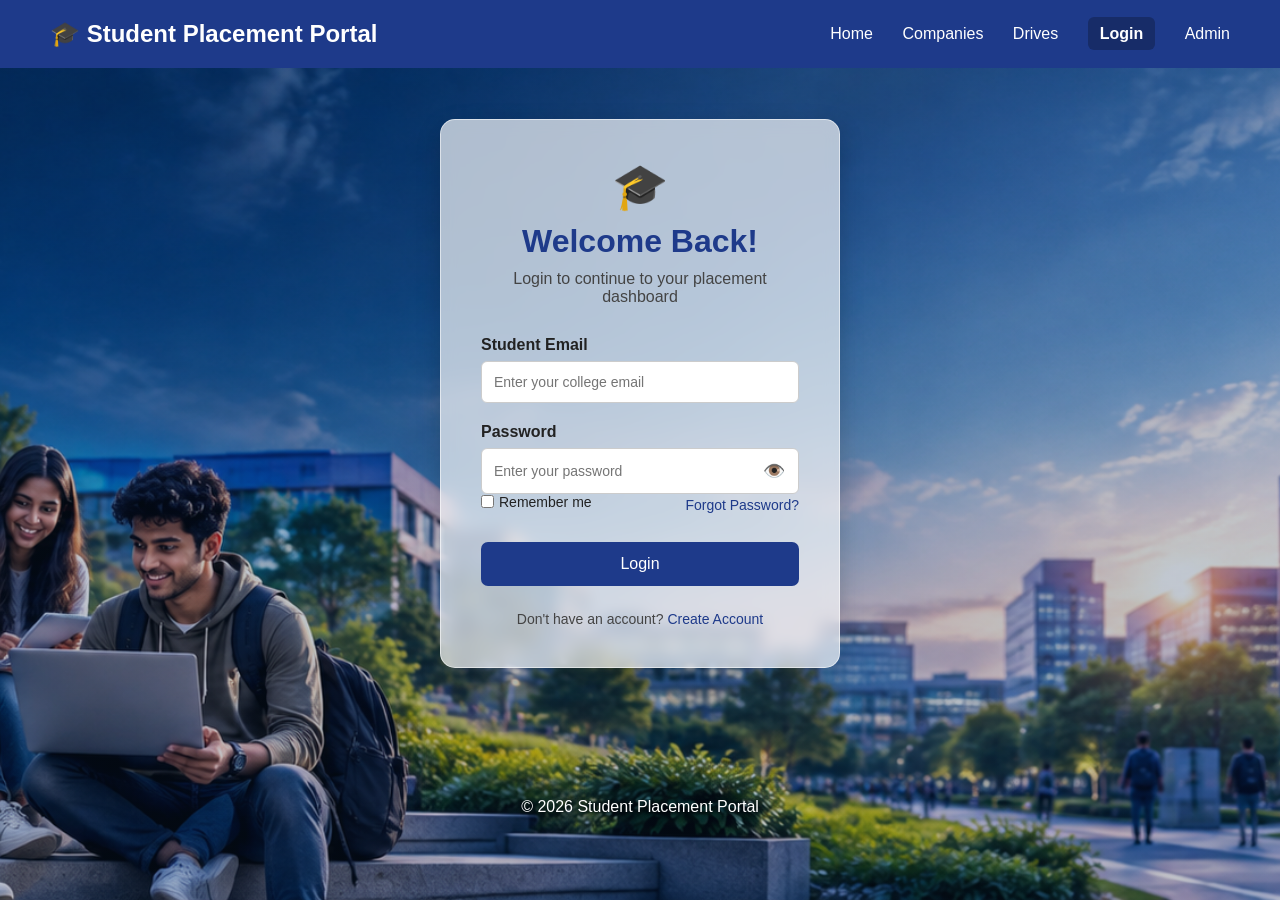
<file: infosys.html>
<!DOCTYPE html>
<html>
<head>
    <title>Infosys - Company Details</title>
    <link rel="stylesheet" href="style.css">
</head>

<body>

<header>
    <h2>🎓 Student Placement Portal</h2>

    <nav>
        <a href="index.html">Home</a>
        <a href="companies.html">Companies</a>
        <a href="drives.html">Drives</a>
        <span id="authLinks"></span>
        
    </nav>
</header>

<section class="company-details">

    <div class="company-title">
        <h1>🏢 Infosys</h1>
        <p>
            Infosys is a global technology services and consulting
            company providing digital and IT solutions.
        </p>
    </div>

    <div class="details-card">
        <h2>💼 Job Information</h2>
        <p><strong>Role:</strong> System Engineer</p>
        <p><strong>Package:</strong> ₹6.5 LPA</p>
        <p><strong>Location:</strong> Campus</p>
        <p><strong>Employment:</strong> Full Time</p>
    </div>

    <div class="details-card">
        <h2>🎓 Eligibility</h2>
        <ul>
            <li>Minimum CGPA: 7.0</li>
            <li>Computer Science / IT students</li>
            <li>No active backlogs</li>
            <li>Good programming fundamentals</li>
        </ul>
    </div>

    <div class="details-card">
        <h2>🛠️ Skills Required</h2>

        <div class="skill-list">
            <span>Java</span>
            <span>Python</span>
            <span>SQL</span>
            <span>Data Structures</span>
            <span>Problem Solving</span>
        </div>
    </div>

    <div class="details-card">
        <h2>📋 Selection Process</h2>

        <ol>
            <li>Online Assessment</li>
            <li>Technical Interview</li>
            <li>HR Interview</li>
            <li>Final Selection</li>
        </ol>
    </div>

    <div class="apply-section">
        <button type="button" onclick="applyCompany('Infosys', 'System Engineer')">
            Apply for this Drive
        </button>
    </div>

</section>

<footer>
    <p>© 2026 Student Placement Portal</p>
</footer>

<script>

if (localStorage.getItem("loggedIn") !== "true") {
    window.location.href = "login.html";
}

function applyCompany(company, role) {

    if (localStorage.getItem("loggedIn") !== "true") {
        alert("Please login before applying.");
        window.location.href = "login.html";
        return;
    }

    let applications =
        JSON.parse(localStorage.getItem("applications")) || [];

    let alreadyApplied = applications.some(function(application) {
        return application.company === company;
    });

    if (alreadyApplied) {
        alert("You have already applied to " + company + ".");
        window.location.href = "applications.html";
        return;
    }

    let today = new Date();

    let appliedDate = today.toLocaleDateString("en-GB", {
        day: "2-digit",
        month: "short",
        year: "numeric"
    });

    let application = {
        company: company,
        role: role,
        date: appliedDate,
        status: "Applied"
    };

    applications.push(application);

    localStorage.setItem(
        "applications",
        JSON.stringify(applications)
    );

    window.location.href = "applications.html";
}

function logout() {

    localStorage.removeItem("loggedIn");

    alert("You have been logged out successfully.");

    window.location.href = "index.html";
}

function updateNavigation() {

    let authLinks = document.getElementById("authLinks");

    if (localStorage.getItem("loggedIn") === "true") {

        authLinks.innerHTML = `
            <a href="dashboard.html">Dashboard</a>
            <a href="applications.html">My Applications</a>
            <a href="profile.html">My Profile</a>
            <a href="#" onclick="logout()">Logout</a>
        `;

    } else if (localStorage.getItem("adminLoggedIn") === "true") {

        authLinks.innerHTML = `
            <a href="admin.html">Admin Dashboard</a>
            <a href="#" onclick="adminLogout()">Logout</a>
        `;

    } else {

        authLinks.innerHTML = `
            <a href="login.html">Login</a>
            <a href="admin-login.html">Admin</a>
        `;
    }
}

function adminLogout() {

    localStorage.removeItem("adminLoggedIn");

    alert("Admin logged out successfully.");

    window.location.href = "index.html";
}

updateNavigation();

</script>

</body>
</html>
</file>
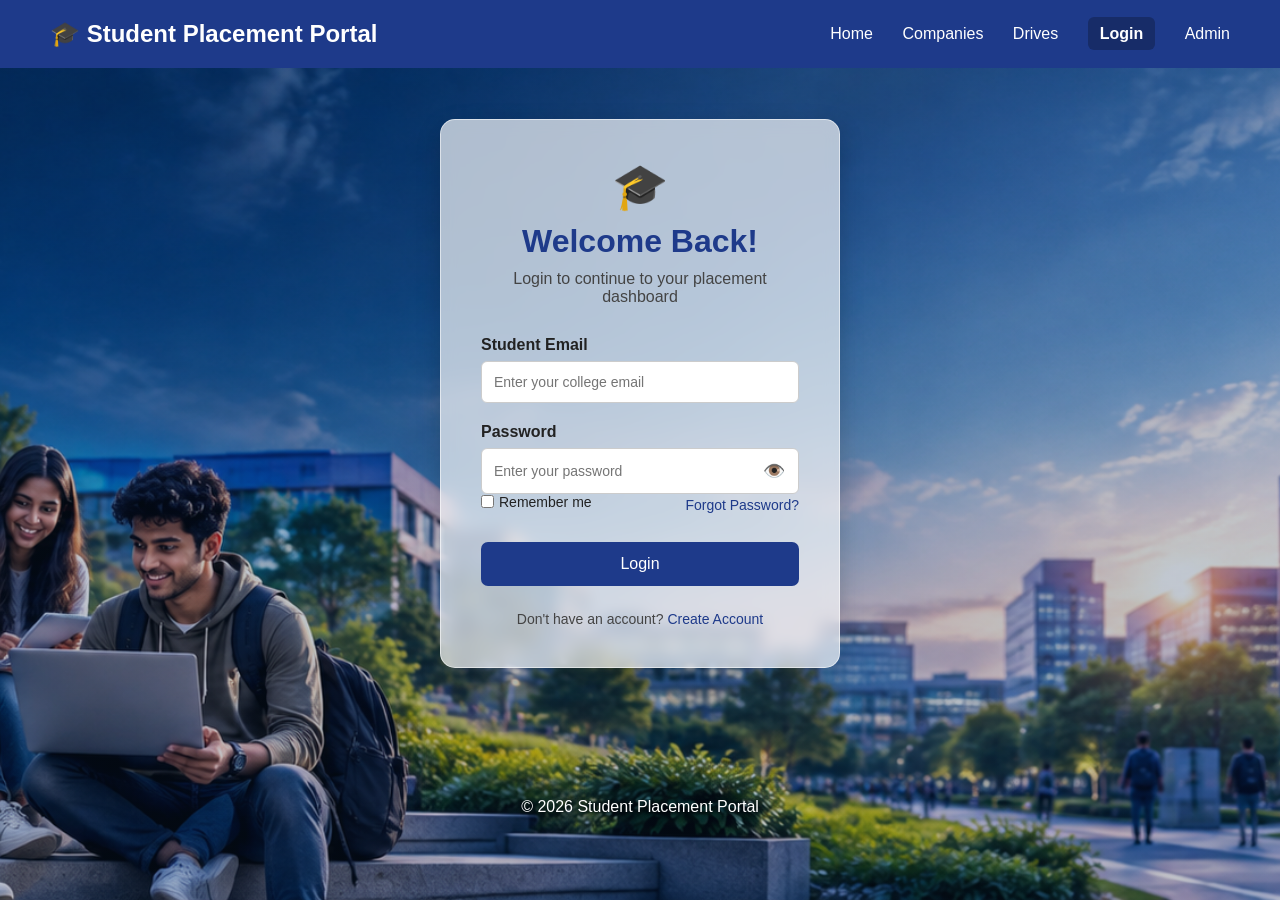
<file: login.html>
<!DOCTYPE html>
<html>
<head>
    <title>Login - Student Placement Portal</title>
    <link rel="stylesheet" href="style.css">
</head>

<body>

<header>
    <h2>🎓 Student Placement Portal</h2>

    <nav>
    <a href="index.html">Home</a>
    <a href="companies.html">Companies</a>
    <a href="drives.html">Drives</a>

    <span id="authLinks"></span>
</nav>
</header>

<div class="login-container">

    <div class="login-card">

        <div class="login-icon">🎓</div>

        <h1>Welcome Back!</h1>

        <p class="login-subtitle">
            Login to continue to your placement dashboard
        </p>

        <form onsubmit="login(event)">

            <label for="email">Student Email</label>
            <input 
                type="email" 
                id="email" 
                placeholder="Enter your college email"
                required
            >

            <label for="password">Password</label>

            <div class="password-box">
                <input 
                    type="password" 
                    id="password" 
                    placeholder="Enter your password"
                    required
                >

                <span onclick="togglePassword()">👁️</span>
            </div>

            <div class="login-options">

                <label class="remember">
                    <input type="checkbox">
                    Remember me
                </label>

                <a href="#">Forgot Password?</a>

            </div>

            <button type="submit" class="login-button">
                Login
            </button>

        </form>

        <p class="register-text">
            Don't have an account?
            <a href="#">Create Account</a>
        </p>

    </div>

</div>

<footer>
    <p>© 2026 Student Placement Portal</p>
</footer>

<script>

    function togglePassword() {

    let password = document.getElementById("password");

    if (password.type === "password") {
        password.type = "text";
    } else {
        password.type = "password";
    }
}
    function login(event) {
    event.preventDefault();

    let email = document.getElementById("email").value;
    let password = document.getElementById("password").value;

    if (email === "" || password === "") {
        alert("Please enter your email and password.");
        return;
    }

    // Save login status
    localStorage.setItem("loggedIn", "true");
    localStorage.removeItem("adminLoggedIn");

    // Go to dashboard
    window.location.href = "dashboard.html";
}

function updateNavigation() {
    let authLinks = document.getElementById("authLinks");

    let currentPage = window.location.pathname.split("/").pop();

    if (localStorage.getItem("loggedIn") === "true") {
        authLinks.innerHTML = `
            <a href="dashboard.html" class="${currentPage === 'dashboard.html' ? 'active' : ''}">Dashboard</a>
            <a href="applications.html" class="${currentPage === 'applications.html' ? 'active' : ''}">My Applications</a>
            <a href="profile.html" class="${currentPage === 'profile.html' ? 'active' : ''}">My Profile</a>
            <a href="#" onclick="logout()">Logout</a>
        `;
    } else if (localStorage.getItem("adminLoggedIn") === "true") {
        authLinks.innerHTML = `
            <a href="admin.html" class="${currentPage === 'admin.html' ? 'active' : ''}">Admin Dashboard</a>
            <a href="#" onclick="adminLogout()">Logout</a>
        `;
    } else {
        authLinks.innerHTML = `
            <a href="login.html" class="${currentPage === 'login.html' ? 'active' : ''}">Login</a>
            <a href="admin-login.html" class="${currentPage === 'admin-login.html' ? 'active' : ''}">Admin</a>
        `;
    }
}

function adminLogout() {

    localStorage.removeItem("adminLoggedIn");

    alert("Admin logged out successfully.");

    window.location.href = "index.html";
}

updateNavigation();

</script>

</body>
</html>
</file>
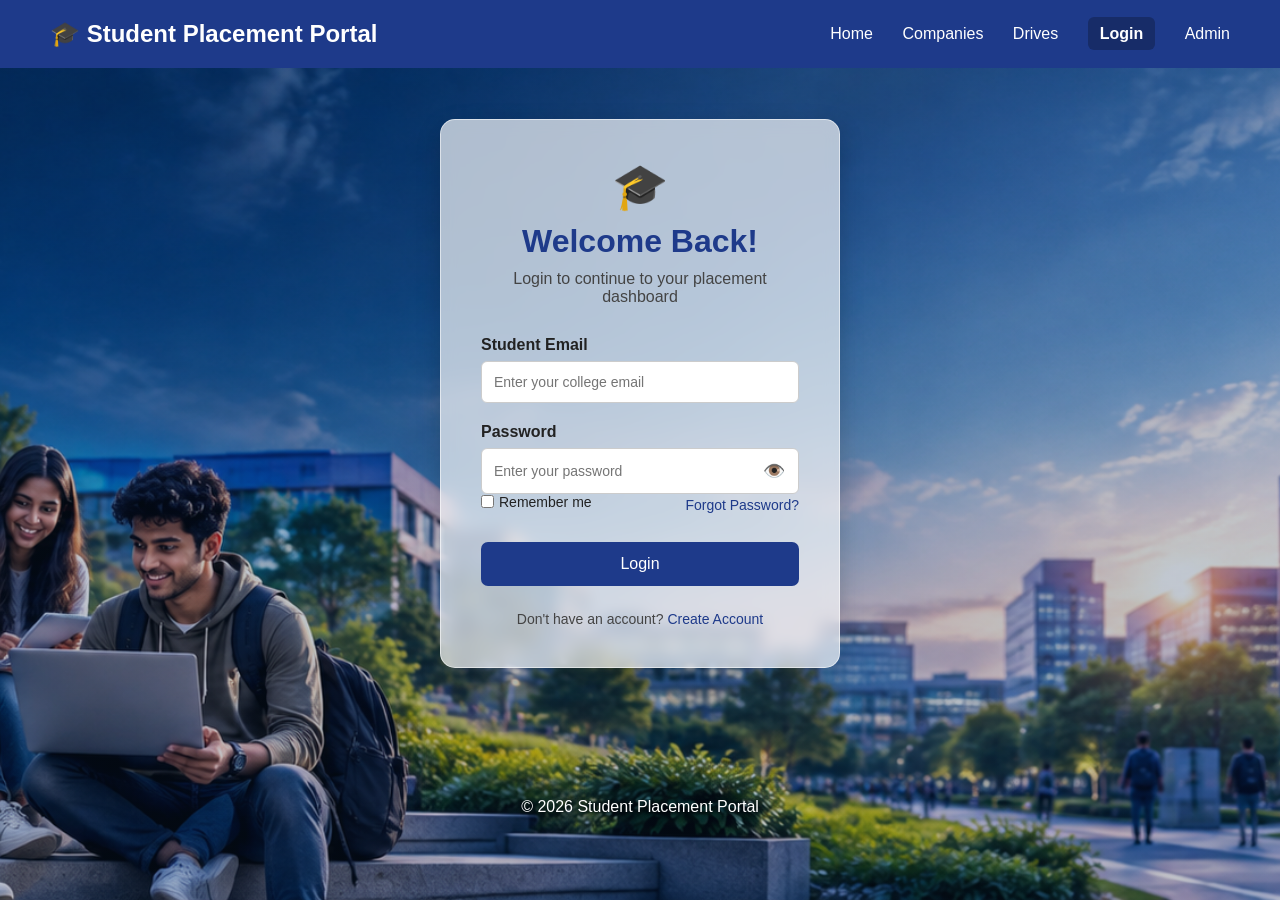
<file: profile.html>
<!DOCTYPE html>
<html>

<head>
    <title>My Profile - Student Placement Portal</title>
    <link rel="stylesheet" href="style.css">
</head>

<body>

<header>
    <h2>🎓 Student Placement Portal</h2>

    <nav>
        <a href="index.html">Home</a>
        <a href="companies.html">Companies</a>
        <a href="drives.html">Drives</a>

        <span id="authLinks"></span>
        
    </nav>
</header>

<section class="profile-page">

    <div class="profile-card">

        <div class="profile-icon">
            👤
        </div>

        <h1>My Profile</h1>
        <p class="profile-subtitle">
            Manage your placement profile
        </p>

        <form onsubmit="saveProfile(event)">

            <label>Full Name</label>
            <input
                type="text"
                id="name"
                placeholder="Enter your full name"
                required
            >

            <label>Email</label>
            <input
                type="email"
                id="email"
                placeholder="Enter your email"
                required
            >

            <label>College</label>
            <input
                type="text"
                id="college"
                placeholder="Enter your college name"
                required
            >

            <label>Branch</label>
            <input
                type="text"
                id="branch"
                placeholder="Example: Computer Science and Engineering"
                required
            >

            <label>CGPA</label>
            <input
                type="number"
                id="cgpa"
                placeholder="Enter your CGPA"
                step="0.01"
                min="0"
                max="10"
                required
            >

            <label>Skills</label>
            <input
                type="text"
                id="skills"
                placeholder="Example: Java, SQL, HTML, CSS"
                required
            >

            <label>Resume</label>

                <input
                    type="file"
                    id="resume"
                    accept=".pdf"
                >

                <p id="resumeName" class="resume-name">
                    No resume selected
                </p>

            <button type="submit" class="save-button">
                Save Profile
            </button>

        </form>

    </div>

</section>

<footer>
    <p>© 2026 Student Placement Portal</p>
</footer>

<script>

if (localStorage.getItem("loggedIn") !== "true") {
    window.location.href = "login.html";
}


function logout() {

    localStorage.removeItem("loggedIn");

    alert("You have been logged out successfully.");

    window.location.href = "index.html";
}

function updateNavigation() {
    let authLinks = document.getElementById("authLinks");

    let currentPage = window.location.pathname.split("/").pop();

    if (localStorage.getItem("loggedIn") === "true") {
        authLinks.innerHTML = `
            <a href="dashboard.html" class="${currentPage === 'dashboard.html' ? 'active' : ''}">Dashboard</a>
            <a href="applications.html" class="${currentPage === 'applications.html' ? 'active' : ''}">My Applications</a>
            <a href="profile.html" class="${currentPage === 'profile.html' ? 'active' : ''}">My Profile</a>
            <a href="#" onclick="logout()">Logout</a>
        `;
    } else if (localStorage.getItem("adminLoggedIn") === "true") {
        authLinks.innerHTML = `
            <a href="admin.html" class="${currentPage === 'admin.html' ? 'active' : ''}">Admin Dashboard</a>
            <a href="#" onclick="adminLogout()">Logout</a>
        `;
    } else {
        authLinks.innerHTML = `
            <a href="login.html" class="${currentPage === 'login.html' ? 'active' : ''}">Login</a>
            <a href="admin-login.html" class="${currentPage === 'admin-login.html' ? 'active' : ''}">Admin</a>
        `;
    }
}

function adminLogout() {

    localStorage.removeItem("adminLoggedIn");

    alert("Admin logged out successfully.");

    window.location.href = "index.html";
}

updateNavigation();


function saveProfile(event) {

    event.preventDefault();

    let profile = {

        name: document.getElementById("name").value,

        email: document.getElementById("email").value,

        college: document.getElementById("college").value,

        branch: document.getElementById("branch").value,

        cgpa: document.getElementById("cgpa").value,

        skills: document.getElementById("skills").value
    };

    localStorage.setItem(
        "studentProfile",
        JSON.stringify(profile)
    );

    alert("Profile saved successfully!");

}


function loadProfile() {

    let profile =
        JSON.parse(localStorage.getItem("studentProfile"));

    if (profile) {

        document.getElementById("name").value = profile.name;
        document.getElementById("email").value = profile.email;
        document.getElementById("college").value = profile.college;
        document.getElementById("branch").value = profile.branch;
        document.getElementById("cgpa").value = profile.cgpa;
        document.getElementById("skills").value = profile.skills;
    }
}

loadProfile();

</script>

</body>
</html>
</file>
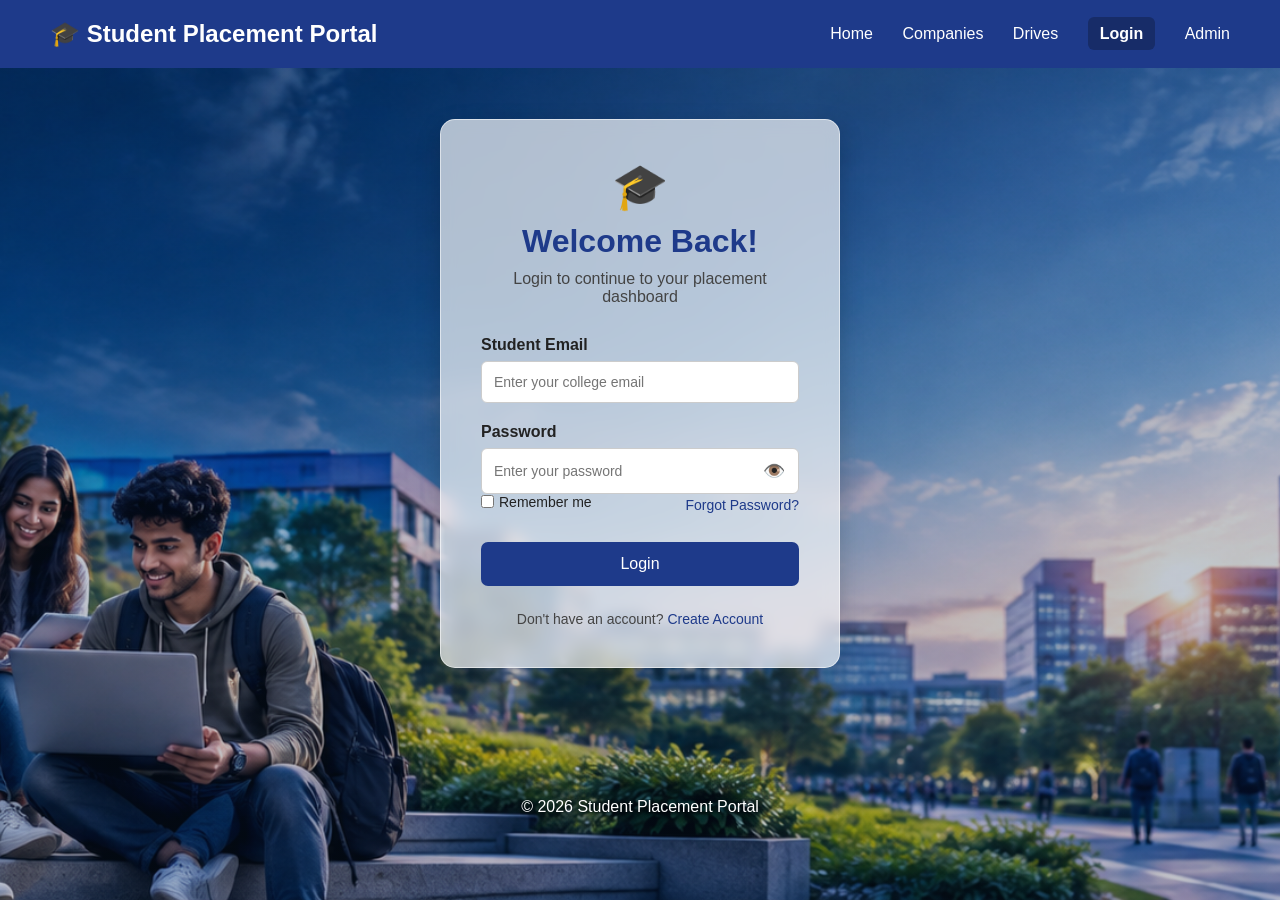
<file: tcs.html>
<!DOCTYPE html>
<html>

<head>
    <title>TCS - Company Details</title>
    <link rel="stylesheet" href="style.css">
</head>

<body>

<header>
    <h2>🎓 Student Placement Portal</h2>

    <nav>
        <a href="index.html">Home</a>
        <a href="companies.html">Companies</a>
        <a href="drives.html">Drives</a>

        <span id="authLinks"></span>
        
    </nav>
</header>


<section class="company-details">

    <div class="company-title">

        <h1>🏢 Tata Consultancy Services (TCS)</h1>

        <p>
            TCS is a global IT services and consulting company
            providing technology solutions across various industries.
        </p>

    </div>


    <div class="details-card">

        <h2>💼 Job Information</h2>

        <p><strong>Role:</strong> Software Developer</p>

        <p><strong>Package:</strong> ₹7 LPA</p>

        <p><strong>Location:</strong> Campus</p>

        <p><strong>Employment:</strong> Full Time</p>

    </div>


    <div class="details-card">

        <h2>🎓 Eligibility</h2>

        <ul>
            <li>Minimum CGPA: 7.0</li>
            <li>Computer Science / IT students</li>
            <li>No active backlogs</li>
            <li>Good programming fundamentals</li>
        </ul>

    </div>


    <div class="details-card">

        <h2>🛠️ Skills Required</h2>

        <div class="skill-list">

            <span>Java</span>
            <span>Python</span>
            <span>SQL</span>
            <span>Data Structures</span>
            <span>Problem Solving</span>

        </div>

    </div>


    <div class="details-card">

        <h2>📋 Selection Process</h2>

        <ol>
            <li>Online Assessment</li>
            <li>Technical Interview</li>
            <li>Managerial / HR Interview</li>
            <li>Final Selection</li>
        </ol>

    </div>


    <div class="apply-section">

        <button type="button" onclick="applyCompany('TCS', 'Software Developer')">
            Apply for this Drive
        </button>

    </div>

</section>


<footer>
    <p>© 2026 Student Placement Portal</p>
</footer>


<script>

if (localStorage.getItem("loggedIn") !== "true") {
    window.location.href = "login.html";
}

function logout() {

    localStorage.removeItem("loggedIn");

    alert("You have been logged out successfully.");

    window.location.href = "index.html";
}

function updateNavigation() {

    let authLinks = document.getElementById("authLinks");

    if (localStorage.getItem("loggedIn") === "true") {

        authLinks.innerHTML = `
            <a href="dashboard.html">Dashboard</a>
            <a href="applications.html">My Applications</a>
            <a href="profile.html">My Profile</a>
            <a href="#" onclick="logout()">Logout</a>
        `;

    } else if (localStorage.getItem("adminLoggedIn") === "true") {

        authLinks.innerHTML = `
            <a href="admin.html">Admin Dashboard</a>
            <a href="#" onclick="adminLogout()">Logout</a>
        `;

    } else {

        authLinks.innerHTML = `
            <a href="login.html">Login</a>
            <a href="admin-login.html">Admin</a>
        `;
    }
}

function adminLogout() {

    localStorage.removeItem("adminLoggedIn");

    alert("Admin logged out successfully.");

    window.location.href = "index.html";
}

updateNavigation();


function applyCompany(company, role) {

    if (localStorage.getItem("loggedIn") !== "true") {
        alert("Please login before applying.");
        window.location.href = "login.html";
        return;
    }

    let applications =
        JSON.parse(localStorage.getItem("applications")) || [];

    let alreadyApplied = applications.some(function(application) {
        return application.company === company;
    });

    if (alreadyApplied) {
        alert("You have already applied to " + company + ".");
        window.location.href = "applications.html";
        return;
    }

    let today = new Date();

    let appliedDate = today.toLocaleDateString("en-GB", {
        day: "2-digit",
        month: "short",
        year: "numeric"
    });

    let application = {
        company: company,
        role: role,
        date: appliedDate,
        status: "Applied"
    };

    applications.push(application);

    localStorage.setItem(
        "applications",
        JSON.stringify(applications)
    );

    window.location.href = "applications.html";
}



</script>

</body>
</html>
</file>
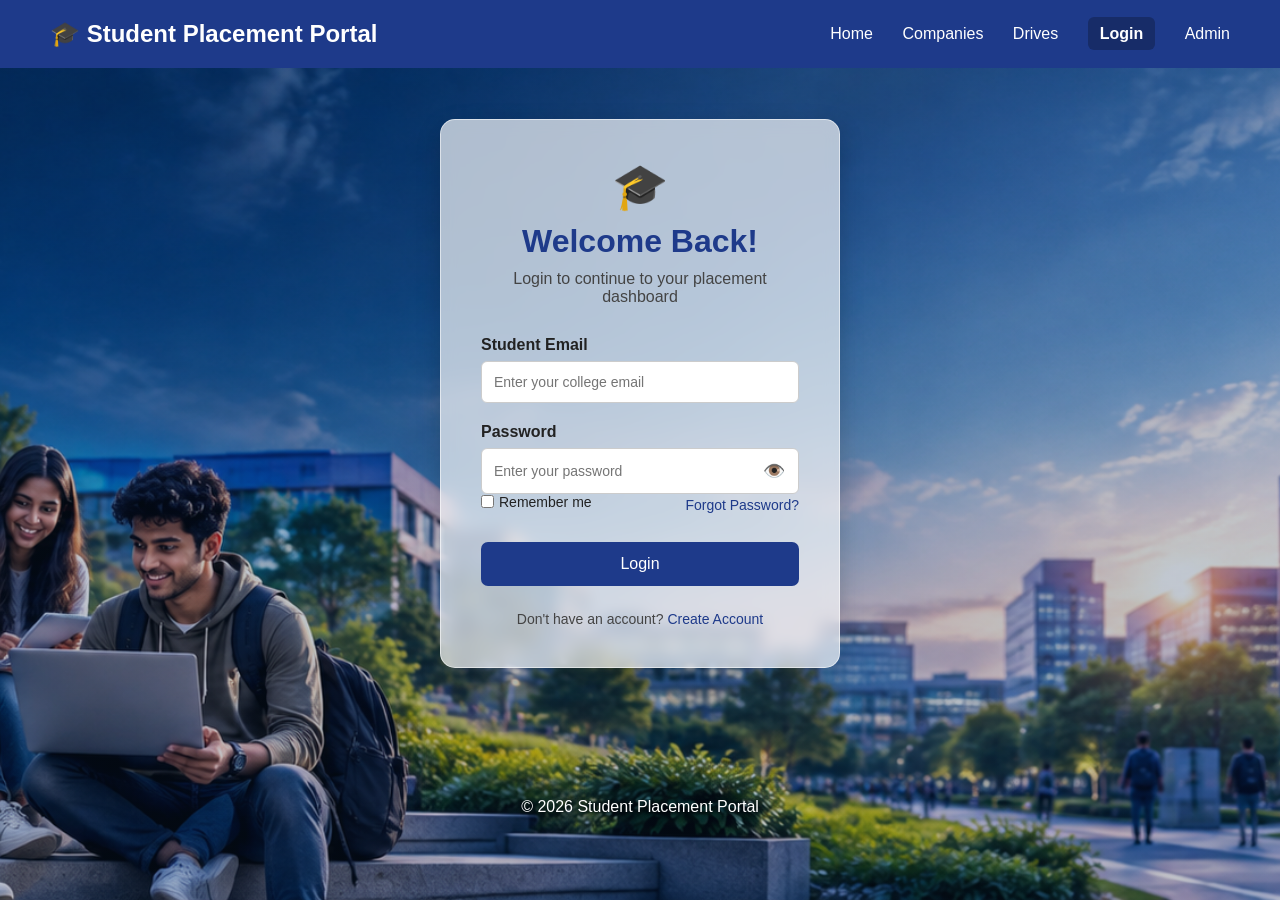
<file: wipro.html>
<!DOCTYPE html>
<html>
<head>
    <title>Wipro - Company Details</title>
    <link rel="stylesheet" href="style.css">
</head>

<body>

<header>
    <h2>🎓 Student Placement Portal</h2>

    <nav>
        <a href="index.html">Home</a>
        <a href="companies.html">Companies</a>
        <a href="drives.html">Drives</a>
        <span id="authLinks"></span>
        
    </nav>
</header>

<section class="company-details">

    <div class="company-title">
        <h1>🏢 Wipro</h1>
        <p>
            Wipro is a global information technology company
            providing technology and digital transformation services.
        </p>
    </div>

    <div class="details-card">
        <h2>💼 Job Information</h2>
        <p><strong>Role:</strong> Graduate Engineer Trainee</p>
        <p><strong>Package:</strong> ₹5.5 LPA</p>
        <p><strong>Location:</strong> Campus</p>
        <p><strong>Employment:</strong> Full Time</p>
    </div>

    <div class="details-card">
        <h2>🎓 Eligibility</h2>
        <ul>
            <li>Minimum CGPA: 6.5</li>
            <li>Computer Science / IT students</li>
            <li>No active backlogs</li>
            <li>Good programming fundamentals</li>
        </ul>
    </div>

    <div class="details-card">
        <h2>🛠️ Skills Required</h2>

        <div class="skill-list">
            <span>Java</span>
            <span>Python</span>
            <span>SQL</span>
            <span>HTML</span>
            <span>Problem Solving</span>
        </div>
    </div>

    <div class="details-card">
        <h2>📋 Selection Process</h2>

        <ol>
            <li>Online Assessment</li>
            <li>Technical Interview</li>
            <li>HR Interview</li>
            <li>Final Selection</li>
        </ol>
    </div>

    <div class="apply-section">
        <button type="button" onclick="applyCompany('Wipro', 'Graduate Engineer Trainee')">
            Apply for this Drive
        </button>
    </div>

</section>

<footer>
    <p>© 2026 Student Placement Portal</p>
</footer>

<script>

if (localStorage.getItem("loggedIn") !== "true") {
    window.location.href = "login.html";
}

function applyCompany(company, role) {

    if (localStorage.getItem("loggedIn") !== "true") {
        alert("Please login before applying.");
        window.location.href = "login.html";
        return;
    }

    let applications =
        JSON.parse(localStorage.getItem("applications")) || [];

    let alreadyApplied = applications.some(function(application) {
        return application.company === company;
    });

    if (alreadyApplied) {
        alert("You have already applied to " + company + ".");
        window.location.href = "applications.html";
        return;
    }

    let today = new Date();

    let appliedDate = today.toLocaleDateString("en-GB", {
        day: "2-digit",
        month: "short",
        year: "numeric"
    });

    let application = {
        company: company,
        role: role,
        date: appliedDate,
        status: "Applied"
    };

    applications.push(application);

    localStorage.setItem(
        "applications",
        JSON.stringify(applications)
    );

    window.location.href = "applications.html";
}

function logout() {

    localStorage.removeItem("loggedIn");

    alert("You have been logged out successfully.");

    window.location.href = "index.html";
}

function updateNavigation() {

    let authLinks = document.getElementById("authLinks");

    if (localStorage.getItem("loggedIn") === "true") {

        authLinks.innerHTML = `
            <a href="dashboard.html">Dashboard</a>
            <a href="applications.html">My Applications</a>
            <a href="profile.html">My Profile</a>
            <a href="#" onclick="logout()">Logout</a>
        `;

    } else if (localStorage.getItem("adminLoggedIn") === "true") {

        authLinks.innerHTML = `
            <a href="admin.html">Admin Dashboard</a>
            <a href="#" onclick="adminLogout()">Logout</a>
        `;

    } else {

        authLinks.innerHTML = `
            <a href="login.html">Login</a>
            <a href="admin-login.html">Admin</a>
        `;
    }
}

function adminLogout() {

    localStorage.removeItem("adminLoggedIn");

    alert("Admin logged out successfully.");

    window.location.href = "index.html";
}

updateNavigation();

</script>

</body>
</html>
</file>
<file: style.css>
* {
    margin: 0;
    padding: 0;
    box-sizing: border-box;
}

body {
    font-family: Arial, sans-serif;
    background-color: #f5f7fb;
}

header {
    background-color: #1e3a8a;
    color: white;
    padding: 20px 50px;

    display: flex;
    justify-content: space-between;
    align-items: center;
}

nav a {
    color: white;
    text-decoration: none;
    margin-left: 25px;
}

.hero {
    text-align: center;
    padding: 80px 20px;
}

.hero h1 {
    font-size: 40px;
    margin-bottom: 15px;
}

.hero p {
    font-size: 18px;
    margin-bottom: 25px;
}

button {
    background-color: #1e3a8a;
    color: white;
    border: none;
    padding: 12px 25px;
    border-radius: 6px;
    cursor: pointer;
}

.features {
    display: flex;
    justify-content: center;
    gap: 25px;
    padding: 30px;
}

.card {
    background-color: white;
    width: 280px;
    padding: 30px;
    border-radius: 10px;
    box-shadow: 0 3px 10px rgba(0,0,0,0.1);
}

.card h3 {
    margin-bottom: 15px;
}

footer {
    text-align: center;
    padding: 30px;
    margin-top: 50px;
}

/* Login Page */

.login-container {
    min-height: 650px;
    display: flex;
    justify-content: center;
    align-items: center;
}

.login-card {
    background-color: white;
    width: 400px;
    padding: 40px;
    border-radius: 15px;
    box-shadow: 0 5px 25px rgba(0, 0, 0, 0.12);
    text-align: center;
}

.login-icon {
    font-size: 45px;
    margin-bottom: 10px;
}

.login-card h1 {
    margin-bottom: 10px;
}

.login-subtitle {
    color: #666;
    margin-bottom: 30px;
}

.login-card form {
    text-align: left;
}

.login-card label {
    display: block;
    margin-bottom: 7px;
    font-weight: bold;
}

.login-card input[type="email"],
.login-card input[type="password"] {
    width: 100%;
    padding: 12px;
    margin-bottom: 20px;
    border: 1px solid #ccc;
    border-radius: 6px;
    font-size: 14px;
}

.password-box {
    position: relative;
    width: 100%;
    height: 46px;
}

.password-box input {
    width: 100%;
    height: 46px;
    padding: 12px 45px 12px 14px;
    border: 1px solid #ccc;
    border-radius: 6px;
    font-size: 16px;
    box-sizing: border-box;
    text-align: left;
}

.password-box span {
    position: absolute;
    right: 14px;
    top: 23px;
    transform: translateY(-50%);
    cursor: pointer;
    font-size: 18px;
    line-height: 1;
    z-index: 2;
}

.login-options {
    display: flex;
    justify-content: space-between;
    align-items: center;
    margin-bottom: 25px;
    font-size: 14px;
}

.login-options a,
.register-text a {
    color: #1e3a8a;
    text-decoration: none;
}

.remember {
    display: flex !important;
    align-items: center;
    gap: 5px;
    font-weight: normal !important;
}

.remember input {
    width: auto;
}

.login-button {
    width: 100%;
    padding: 13px;
    font-size: 16px;
    border-radius: 7px;
}

.login-button:hover {
    background-color: #162d6b;
}

.register-text {
    margin-top: 25px;
    color: #666;
    font-size: 14px;
}

/* Dashboard */

.dashboard {
    padding: 40px 8%;
}

.welcome {
    margin-bottom: 30px;
}

.welcome h1 {
    font-size: 32px;
    margin-bottom: 8px;
}

.welcome p {
    color: #666;
}

.dashboard-cards {
    display: flex;
    gap: 20px;
    flex-wrap: wrap;
    margin-bottom: 40px;
}

.dashboard-cards .card {
    background-color: white;
    flex: 1;
    min-width: 200px;
    padding: 25px;
    border-radius: 12px;
    box-shadow: 0 4px 15px rgba(0,0,0,0.08);
}

.dashboard-cards .card h2 {
    color: #1e3a8a;
    font-size: 32px;
    margin: 10px 0;
}

.dashboard-cards .card p {
    color: #666;
}

.dashboard-section {
    background-color: white;
    padding: 25px;
    margin-bottom: 25px;
    border-radius: 12px;
    box-shadow: 0 4px 15px rgba(0,0,0,0.08);
}

.dashboard-section h2 {
    margin-bottom: 20px;
}

.drive-item,
.application-item {
    display: flex;
    justify-content: space-between;
    align-items: center;
    padding: 15px 0;
    border-bottom: 1px solid #eee;
}

.drive-item:last-child,
.application-item:last-child {
    border-bottom: none;
}

.drive-item h3 {
    margin-bottom: 5px;
}

.drive-item p {
    color: #666;
}

.drive-item span {
    color: #1e3a8a;
    font-weight: bold;
}

.status {
    padding: 6px 12px;
    border-radius: 20px;
    font-size: 13px;
}

.applied {
    background-color: #e0f2fe;
    color: #0369a1;
}

.shortlisted {
    background-color: #dcfce7;
    color: #166534;
}

.pending {
    background-color: #fef3c7;
    color: #92400e;
}

/* Drives Page */

.drives-page {
    padding: 50px 8%;
    text-align: center;
}

.drives-page h1 {
    font-size: 35px;
    margin-bottom: 10px;
}

.drives-page > p {
    color: #666;
    margin-bottom: 35px;
}

.drive-cards {
    display: grid;
    grid-template-columns: repeat(2, 1fr);
    gap: 25px;
    text-align: left;
}

.drive-card {
    background-color: white;
    padding: 25px;
    border-radius: 12px;
    box-shadow: 0 4px 15px rgba(0,0,0,0.08);
}

.drive-header {
    display: flex;
    justify-content: space-between;
    align-items: center;
    margin-bottom: 15px;
}

.drive-card h2 {
    color: #1e3a8a;
}

.drive-card h3 {
    margin-bottom: 18px;
}

.drive-card p {
    margin: 10px 0;
    color: #555;
}

.drive-card button {
    width: 100%;
    margin-top: 15px;
    padding: 12px;
    background-color: #1e3a8a;
    color: white;
    border: none;
    border-radius: 7px;
    cursor: pointer;
    font-size: 15px;
}

.drive-card button:hover {
    background-color: #162d6b;
}

.status {
    padding: 6px 12px;
    border-radius: 20px;
    font-size: 13px;
}

.status.open {
    background-color: #dcfce7;
    color: #166534;
}

/* Applications Page */

.applications-page {
    padding: 50px 8%;
    text-align: center;
}

.applications-page h1 {
    font-size: 35px;
    margin-bottom: 10px;
}

.applications-page > p {
    color: #666;
    margin-bottom: 35px;
}

.applications-table {
    background-color: white;
    padding: 25px;
    border-radius: 12px;
    box-shadow: 0 4px 15px rgba(0,0,0,0.08);
    overflow-x: auto;
}

table {
    width: 100%;
    border-collapse: collapse;
}

th,
td {
    padding: 18px;
    text-align: left;
    border-bottom: 1px solid #eee;
}

th {
    background-color: #f5f7fb;
    color: #1e3a8a;
}

tr:last-child td {
    border-bottom: none;
}

/* Profile Page */

.profile-page {
    padding: 50px 20px;
    display: flex;
    justify-content: center;
}

.profile-card {
    background-color: white;
    width: 500px;
    padding: 40px;
    border-radius: 15px;
    box-shadow: 0 5px 25px rgba(0,0,0,0.1);
}

.profile-icon {
    text-align: center;
    font-size: 50px;
    margin-bottom: 10px;
}

.profile-card h1 {
    text-align: center;
    margin-bottom: 8px;
}

.profile-subtitle {
    text-align: center;
    color: #666;
    margin-bottom: 30px;
}

.profile-card label {
    display: block;
    margin-bottom: 7px;
    font-weight: bold;
}

.profile-card input {
    width: 100%;
    padding: 12px;
    margin-bottom: 20px;
    border: 1px solid #ccc;
    border-radius: 6px;
    font-size: 14px;
}

.save-button {
    width: 100%;
    margin-top: 5px;
    padding: 13px;
    font-size: 16px;
}

.resume-name {
    color: #666;
    font-size: 14px;
    margin-top: -10px;
    margin-bottom: 20px;
}


/* Company Details */

.company-details {
    padding: 50px 8%;
    max-width: 1000px;
    margin: auto;
}

.company-title {
    background-color: white;
    padding: 35px;
    border-radius: 12px;
    text-align: center;
    margin-bottom: 25px;
    box-shadow: 0 4px 15px rgba(0,0,0,0.08);
}

.company-title h1 {
    color: #1e3a8a;
    margin-bottom: 15px;
}

.company-title p {
    color: #666;
    line-height: 1.6;
}

.details-card {
    background-color: white;
    padding: 25px;
    margin-bottom: 20px;
    border-radius: 12px;
    box-shadow: 0 4px 15px rgba(0,0,0,0.08);
}

.details-card h2 {
    color: #1e3a8a;
    margin-bottom: 18px;
}

.details-card p {
    margin: 10px 0;
    color: #555;
}

.details-card ul,
.details-card ol {
    padding-left: 25px;
    color: #555;
}

.details-card li {
    margin-bottom: 10px;
}

.skill-list {
    display: flex;
    flex-wrap: wrap;
    gap: 10px;
}

.skill-list span {
    background-color: #e8eefc;
    color: #1e3a8a;
    padding: 8px 14px;
    border-radius: 20px;
    font-size: 14px;
}

.apply-section {
    text-align: center;
    margin-top: 30px;
}

.apply-section button {
    padding: 14px 30px;
    font-size: 16px;
}


.status {
    padding: 6px 12px;
    border-radius: 15px;
    font-size: 13px;
    font-weight: bold;
}

.status.applied {
    background-color: #e8eefc;
    color: #1e3a8a;
}

.status.shortlisted {
    background-color: #fff3cd;
    color: #856404;
}

.status.selected {
    background-color: #d4edda;
    color: #155724;
}

.status.rejected {
    background-color: #f8d7da;
    color: #721c24;
}


/* Admin Dashboard */

.admin-page {
    padding: 50px 8%;
}

.admin-title {
    text-align: center;
    margin-bottom: 35px;
}

.admin-title h1 {
    color: #1e3a8a;
    margin-bottom: 10px;
}

.admin-title p {
    color: #666;
}

.admin-stats {
    display: flex;
    justify-content: center;
    gap: 20px;
    flex-wrap: wrap;
    margin-bottom: 40px;
}

.admin-stats .card {
    width: 220px;
    text-align: center;
}

.admin-stats .card h2 {
    color: #1e3a8a;
    margin-top: 12px;
}

.admin-section {
    background-color: white;
    padding: 30px;
    border-radius: 12px;
    box-shadow: 0 4px 15px rgba(0,0,0,0.08);
    overflow-x: auto;
}

.admin-section h2 {
    color: #1e3a8a;
    margin-bottom: 25px;
}

.admin-table {
    width: 100%;
    border-collapse: collapse;
}

.admin-table th,
.admin-table td {
    padding: 14px;
    text-align: left;
    border-bottom: 1px solid #ddd;
}

.admin-table th {
    background-color: #1e3a8a;
    color: white;
}

.admin-table select {
    padding: 8px 12px;
    border: 1px solid #ccc;
    border-radius: 5px;
    cursor: pointer;
}

#adminUsername {
    width: 100%;
    padding: 12px;
    font-size: 16px;
    border: 1px solid #ccc;
    border-radius: 6px;
    margin-bottom: 10px;
}



/* =========================================
   STUDENT PLACEMENT PORTAL - GLASS DESIGN
   ========================================= */

/* Background for all pages */

body {
    background-image:
        linear-gradient(
            rgba(10, 35, 70, 0.30),
            rgba(10, 35, 70, 0.30)
        ),
        url("images/placement-background.png");

    background-size: cover;
    background-position: center;
    background-attachment: fixed;
    background-repeat: no-repeat;
}


/* =========================================
   NAVBAR
   ========================================= */

header {
    background-color: #1e3a8a;
    color: white;
}

header h1 {
    color: white;
}

nav a {
    color: white;
}


/* =========================================
   GLASS CARDS - ALL PAGES
   ========================================= */

.card {
    background: rgba(255, 255, 255, 0.72);

    backdrop-filter: blur(8px);
    -webkit-backdrop-filter: blur(8px);

    border: 1px solid rgba(255, 255, 255, 0.65);

    box-shadow:
        0 8px 25px rgba(0, 0, 0, 0.18);
}


/* Keep normal text readable */

.card h1,
.card h2,
.card h3,
.card h4,
.card p {
    color: #222;
}


/* Company / section headings */

.card h2,
.card h3 {
    color: #1e3a8a;
}


/* =========================================
   HERO SECTION
   ========================================= */

.hero {
    background: transparent;
    color: white;
}

.hero h1 {
    color: white;
    text-shadow: 0 3px 8px rgba(0, 0, 0, 0.7);
}

.hero p {
    color: white;
    text-shadow: 0 2px 5px rgba(0, 0, 0, 0.7);
}


/* =========================================
   FEATURES / CARD SECTIONS
   ========================================= */

.features {
    background: transparent;
}


/* =========================================
   BUTTONS
   ========================================= */

button {
    background-color: #1e3a8a;
    color: white;
}

button:hover {
    background-color: #162d6b;
}


/* =========================================
   FOOTER
   ========================================= */

footer {
    color: white;
    text-shadow: 0 2px 5px rgba(0, 0, 0, 0.7);
}



/* =========================================
   FINAL GLASS STYLE FOR ALL PAGES
   ========================================= */

/* ---------- Main Background ---------- */

body {
    background-image:
        linear-gradient(
            rgba(10, 35, 70, 0.25),
            rgba(10, 35, 70, 0.25)
        ),
        url("images/placement-background.png");

    background-size: cover;
    background-position: center;
    background-attachment: fixed;
    background-repeat: no-repeat;
}


/* ---------- Navbar ---------- */

header {
    background-color: #1e3a8a;
    color: white;
}

header h1,
nav a {
    color: white;
}


/* =========================================
   GLASS EFFECT
   ========================================= */

/* Home cards */
.card,

/* Drives */
.drive-card,

/* Applications */
.applications-table,

/* Profile */
.profile-card,

/* Login */
.login-card,

/* Dashboard sections */
.dashboard-section,

/* Company details */
.company-title,
.details-card,

/* Admin */
.admin-section {
    background: rgba(255, 255, 255, 0.68);

    backdrop-filter: blur(8px);
    -webkit-backdrop-filter: blur(8px);

    border: 1px solid rgba(255, 255, 255, 0.55);

    box-shadow: 0 8px 25px rgba(0, 0, 0, 0.18);
}


/* =========================================
   KEEP TEXT READABLE
   ========================================= */

.card,
.drive-card,
.applications-table,
.profile-card,
.login-card,
.dashboard-section,
.company-title,
.details-card,
.admin-section {
    color: #222;
}


/* Normal headings */

.card h3,
.drive-card h3,
.login-card h1,
.profile-card h1,
.company-title h1,
.details-card h2,
.dashboard-section h2,
.admin-section h2 {
    color: #1e3a8a;
}


/* Normal paragraphs */

.card p,
.drive-card p,
.profile-card p,
.login-card p,
.dashboard-section p,
.company-title p,
.details-card p,
.details-card li,
.admin-section p {
    color: #444;
}


/* =========================================
   PAGE TITLES OVER BACKGROUND
   ========================================= */

.drives-page h1,
.applications-page h1 {
    color: white;
    text-shadow: 0 3px 8px rgba(0, 0, 0, 0.75);
}

.drives-page > p,
.applications-page > p {
    color: white;
    text-shadow: 0 2px 5px rgba(0, 0, 0, 0.65);
}


/* Dashboard welcome */

.welcome h1 {
    color: white;
    text-shadow: 0 3px 8px rgba(0, 0, 0, 0.75);
}

.welcome p {
    color: white;
    text-shadow: 0 2px 5px rgba(0, 0, 0, 0.65);
}


/* Admin title */

.admin-title h1 {
    color: white;
    text-shadow: 0 3px 8px rgba(0, 0, 0, 0.75);
}

.admin-title p {
    color: white;
    text-shadow: 0 2px 5px rgba(0, 0, 0, 0.65);
}


/* =========================================
   HERO
   ========================================= */

.hero {
    background: transparent;
}

.hero h1 {
    color: white;
    text-shadow: 0 3px 8px rgba(0, 0, 0, 0.75);
}

.hero p {
    color: white;
    text-shadow: 0 2px 5px rgba(0, 0, 0, 0.65);
}


/* =========================================
   KEEP INPUTS WHITE & READABLE
   ========================================= */

input,
select {
    background-color: white;
    color: #222;
}


/* =========================================
   KEEP TABLE HEADERS BLUE
   ========================================= */

th,
.admin-table th {
    background-color: #1e3a8a;
    color: white;
}


/* =========================================
   BUTTONS
   ========================================= */

button {
    background-color: #1e3a8a;
    color: white;
}

button:hover {
    background-color: #162d6b;
}


/* =========================================
   FOOTER
   ========================================= */

footer {
    color: white;
    text-shadow: 0 2px 5px rgba(0, 0, 0, 0.75);
}

/* Dashboard statistic cards - Glass Effect */

.dashboard-cards .card {
    background: rgba(255, 255, 255, 0.68);

    backdrop-filter: blur(8px);
    -webkit-backdrop-filter: blur(8px);

    border: 1px solid rgba(255, 255, 255, 0.55);

    box-shadow: 0 8px 25px rgba(0, 0, 0, 0.18);
}

.dashboard-cards .card h2 {
    color: #1e3a8a;
}

.dashboard-cards .card p {
    color: #666;
}

nav a.active {
    background-color: rgba(0, 0, 0, 0.25);
    padding: 8px 12px;
    border-radius: 6px;
    font-weight: bold;
}
</file>
